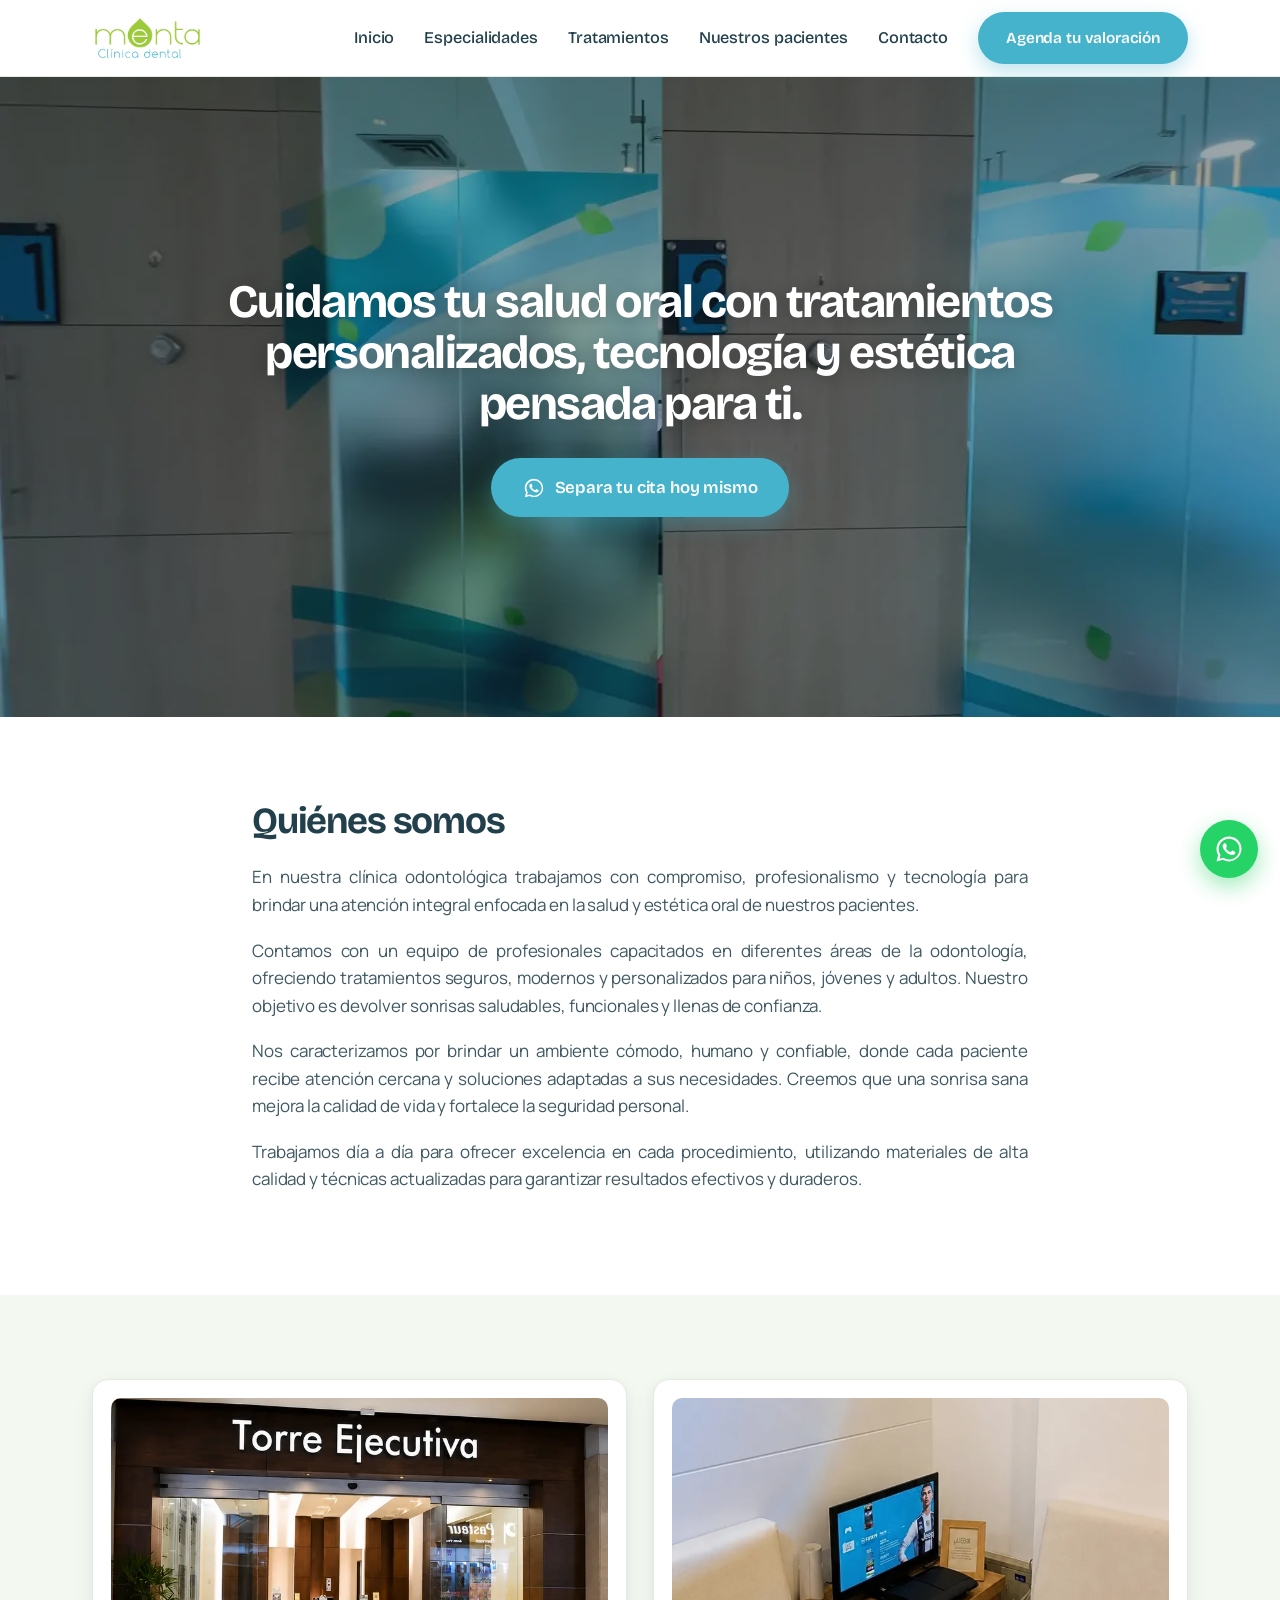
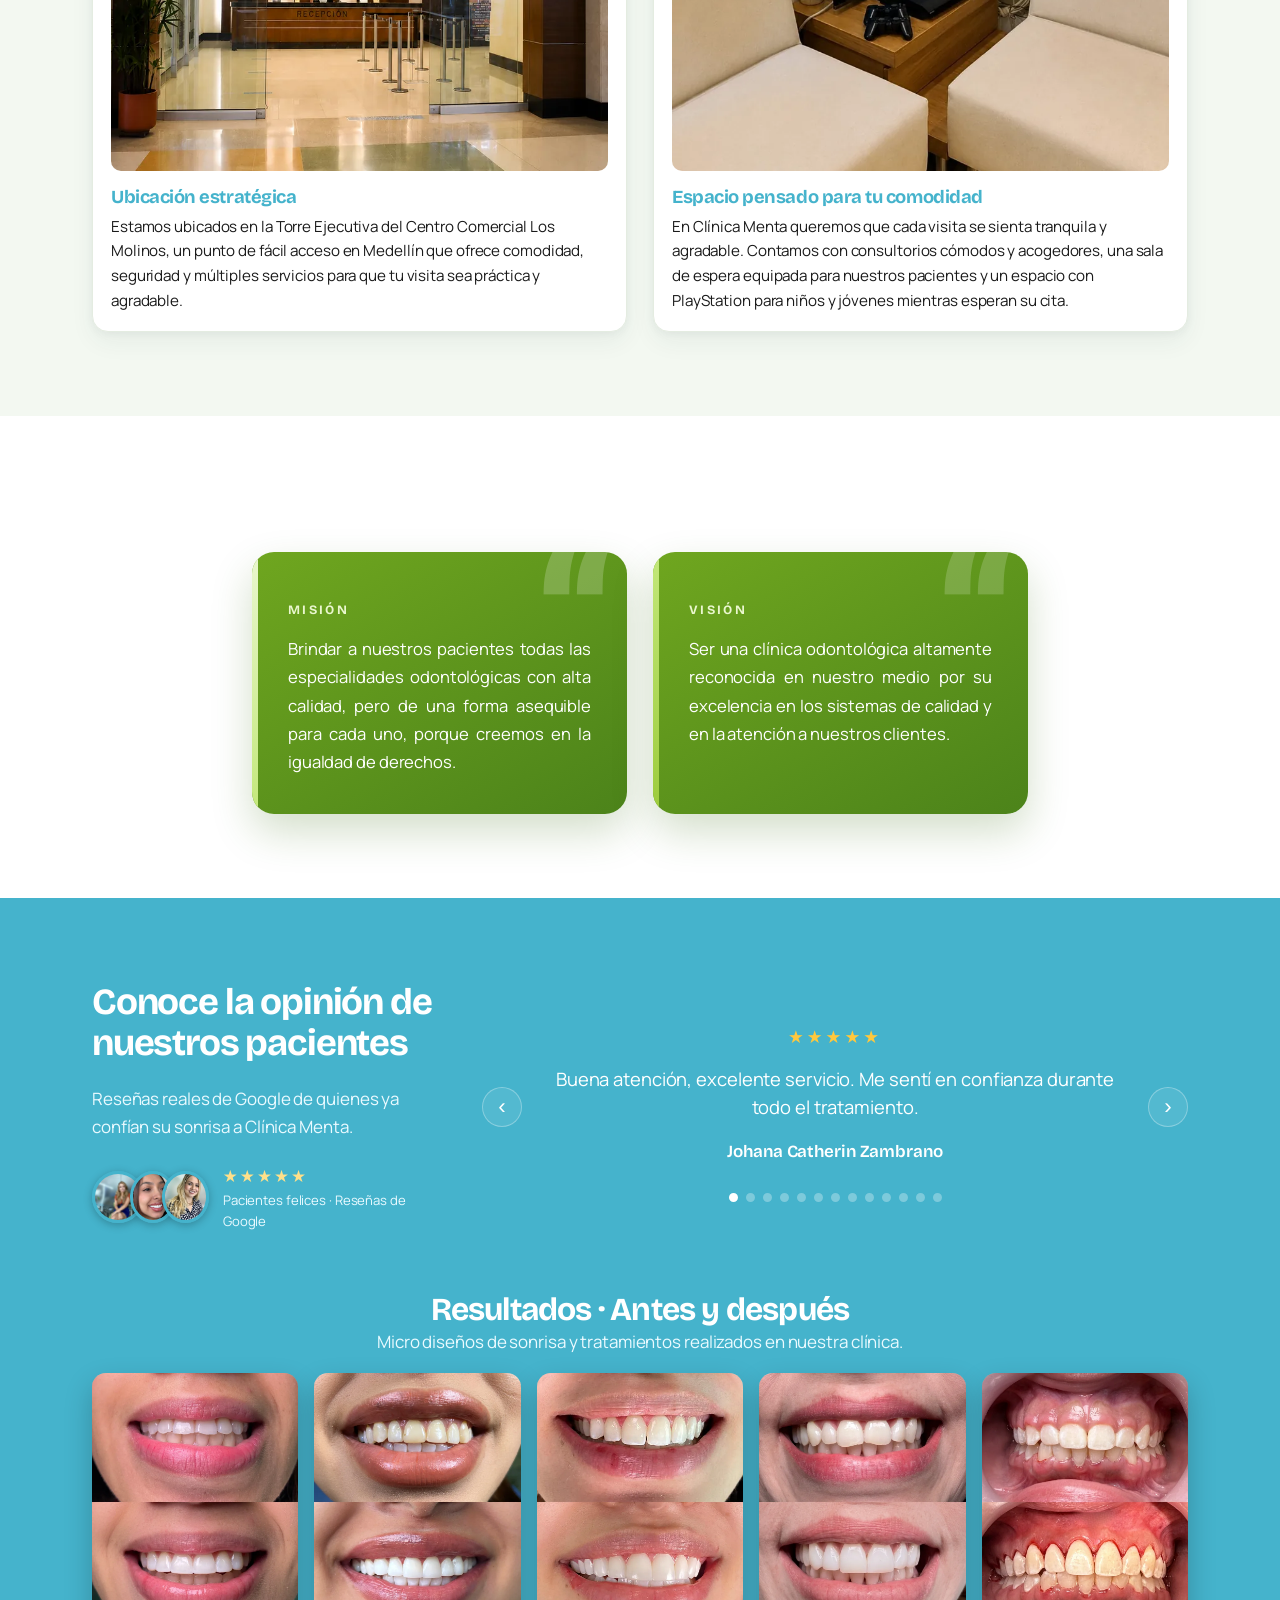
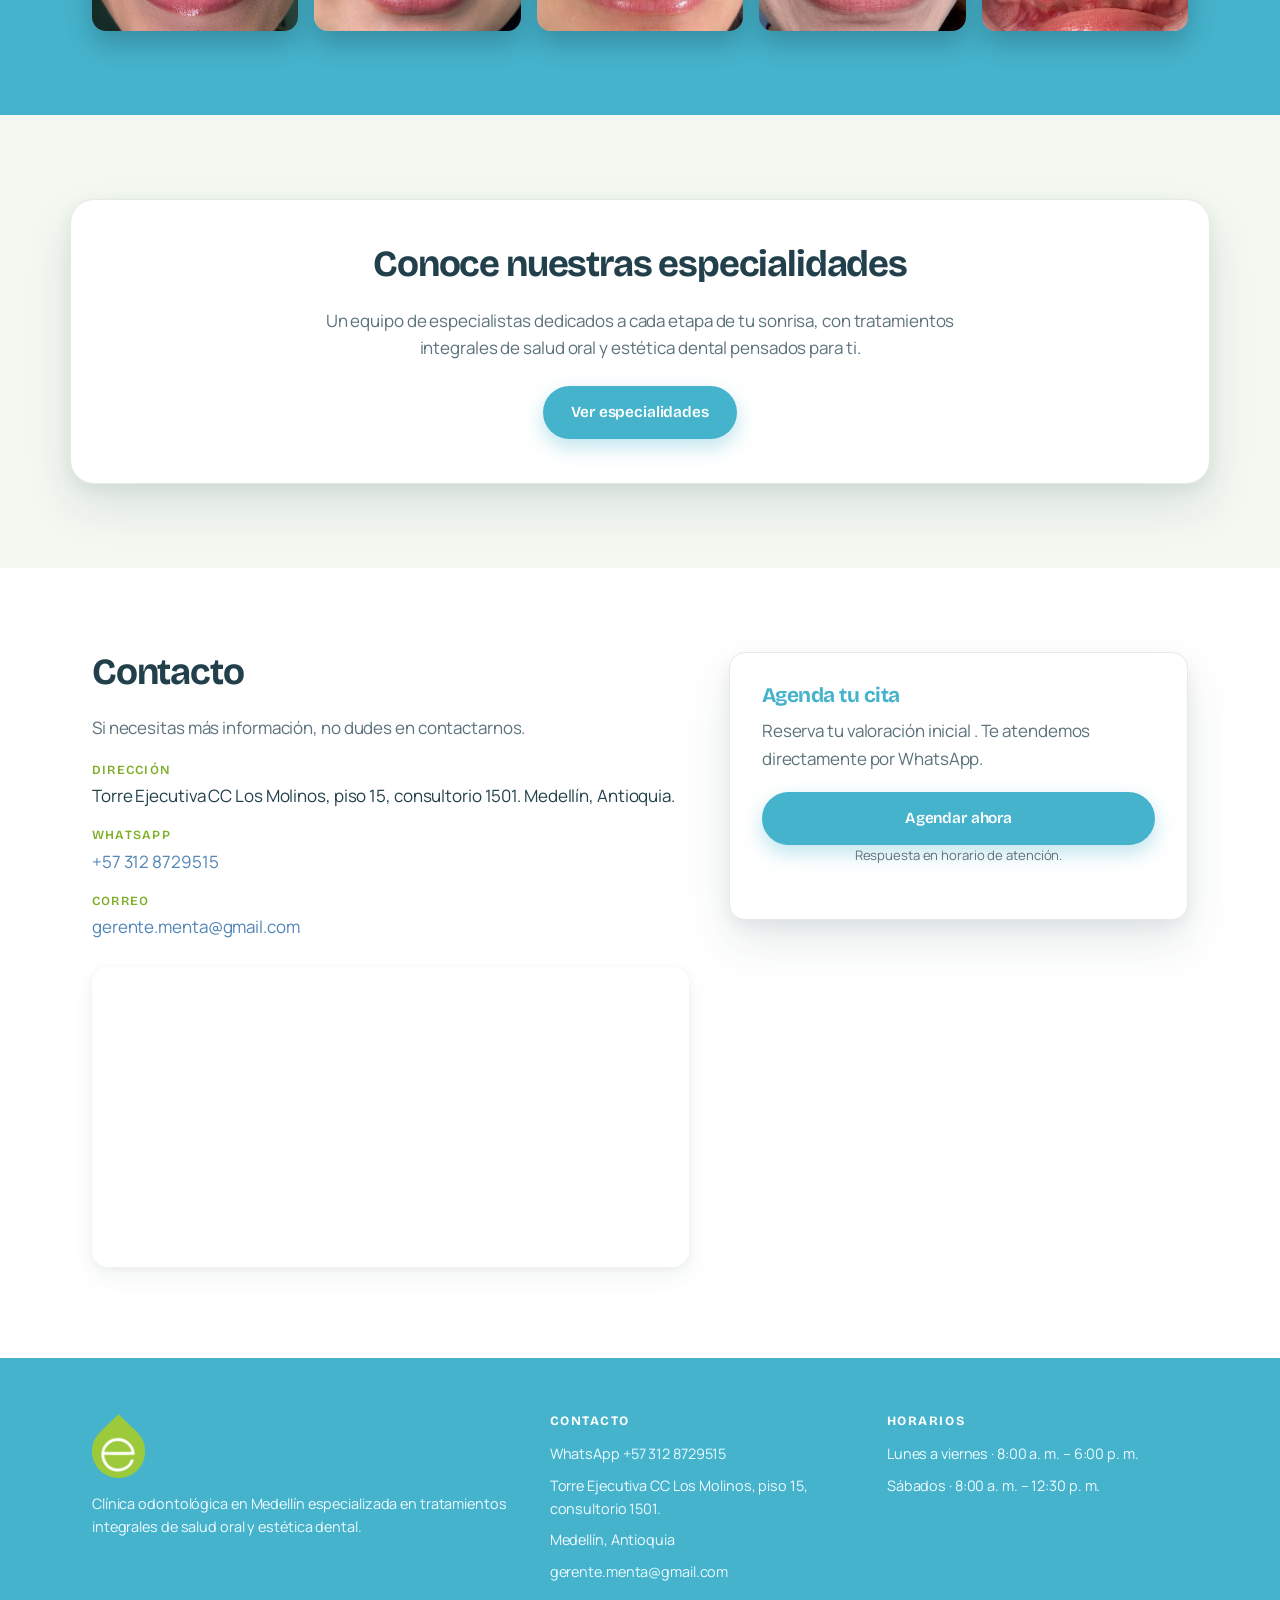
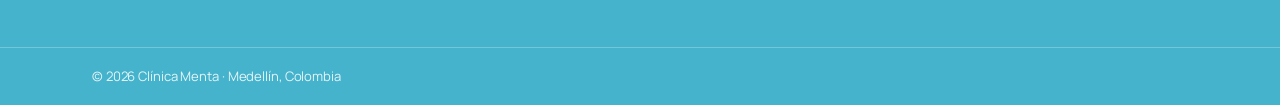
<file: index.html>
<!DOCTYPE html>
<html lang="es">
<head>
  <!-- Google Tag Manager -->
  <script>(function(w,d,s,l,i){w[l]=w[l]||[];w[l].push({'gtm.start':
  new Date().getTime(),event:'gtm.js'});var f=d.getElementsByTagName(s)[0],
  j=d.createElement(s),dl=l!='dataLayer'?'&l='+l:'';j.async=true;j.src=
  'https://www.googletagmanager.com/gtm.js?id='+i+dl;f.parentNode.insertBefore(j,f);
  })(window,document,'script','dataLayer','GTM-NLF742WM');</script>
  <!-- End Google Tag Manager -->
  <meta charset="UTF-8" />
  <meta name="viewport" content="width=device-width, initial-scale=1" />
  <title>Clínica Menta · Odontología integral en Medellín</title>
  <meta name="description" content="Clínica odontológica en Medellín especializada en tratamientos integrales de salud oral y estética dental. Agenda tu valoración." />
  <meta name="theme-color" content="#ffffff" />

  <link rel="icon" type="image/png" href="assets/img/favicon.png" />
  <link rel="preconnect" href="https://fonts.googleapis.com" />
  <link rel="preconnect" href="https://fonts.gstatic.com" crossorigin />
  <link href="https://fonts.googleapis.com/css2?family=Bricolage+Grotesque:opsz,wght@12..96,400..800&family=Manrope:wght@400..800&display=swap" rel="stylesheet" />
  <link rel="stylesheet" href="assets/css/styles.css?v=23" />
</head>
<body data-theme="light">
  <!-- Google Tag Manager (noscript) -->
  <noscript><iframe src="https://www.googletagmanager.com/ns.html?id=GTM-NLF742WM"
  height="0" width="0" style="display:none;visibility:hidden"></iframe></noscript>
  <!-- End Google Tag Manager (noscript) -->
  <a class="skip-link" href="#contenido">Saltar al contenido</a>

  <!-- ===== Header (blanco) ===== -->
  <header class="header" id="inicio">
    <div class="container header__bar">
      <a class="header__logo" href="index.html#inicio" aria-label="Clínica Menta, inicio">
        <img src="assets/img/logo-menta.webp" alt="Clínica Menta" width="160" height="66" />
      </a>

      <nav class="nav" id="nav" aria-label="Navegación principal">
        <a href="index.html#inicio">Inicio</a>
        <a href="servicios.html">Especialidades</a>
        <a href="tratamientos.html">Tratamientos</a>
        <a href="index.html#pacientes">Nuestros pacientes</a>
        <a href="index.html#contacto">Contacto</a>
      </nav>

      <a class="btn btn--cta header__cta" href="https://wa.link/eql0i4" target="_blank" rel="noopener">
        Agenda tu valoración
      </a>

      <button class="nav-toggle" id="nav-toggle" type="button" aria-expanded="false" aria-controls="nav" aria-label="Abrir menú">
        <span></span><span></span><span></span>
      </button>
    </div>
  </header>

  <main id="contenido">
    <!-- ===== Hero ===== -->
    <section class="hero">
      <!-- Video propio de la clínica (fondo). El degradado queda como respaldo mientras carga. -->
      <div class="hero__placeholder" aria-hidden="true">
        <span class="bubble"></span><span class="bubble"></span><span class="bubble"></span>
        <span class="bubble"></span><span class="bubble"></span>
      </div>
      <video class="hero__media" autoplay muted loop playsinline aria-hidden="true" poster="assets/img/hero-poster.webp">
        <source src="assets/img/hero.mp4" type="video/mp4" />
      </video>

      <div class="hero__overlay"></div>
      <div class="container hero__content">
        <h1 class="hero__title">Cuidamos tu salud oral con tratamientos personalizados, tecnología y estética pensada para ti.</h1>
        <a class="btn btn--cta btn--lg" href="https://wa.link/eql0i4" target="_blank" rel="noopener">
          <svg class="ico-wpp" viewBox="0 0 32 32" width="22" height="22" aria-hidden="true" fill="currentColor"><path d="M16.004 2.667c-7.36 0-13.337 5.977-13.337 13.337 0 2.352.616 4.652 1.785 6.677L2.667 29.333l6.83-1.79a13.27 13.27 0 0 0 6.507 1.658h.005c7.36 0 13.337-5.977 13.337-13.337 0-3.563-1.388-6.913-3.908-9.434a13.25 13.25 0 0 0-9.434-3.763zm0 24.448h-.004a11.07 11.07 0 0 1-5.638-1.544l-.404-.24-4.053 1.063 1.082-3.95-.263-.42a11.03 11.03 0 0 1-1.69-5.886c0-6.117 4.978-11.094 11.099-11.094a11.02 11.02 0 0 1 7.842 3.252 11.02 11.02 0 0 1 3.249 7.846c0 6.118-4.978 11.094-11.097 11.094zm6.085-8.31c-.333-.167-1.973-.974-2.279-1.085-.305-.111-.528-.167-.75.167-.222.333-.861 1.085-1.056 1.307-.194.222-.389.25-.722.083-.333-.167-1.408-.519-2.682-1.655-.991-.884-1.66-1.976-1.855-2.309-.194-.333-.021-.513.146-.679.15-.149.333-.389.5-.583.166-.195.222-.334.333-.556.111-.222.056-.417-.028-.583-.083-.167-.75-1.808-1.027-2.475-.27-.649-.545-.561-.75-.572l-.639-.011c-.222 0-.583.083-.889.417-.305.333-1.166 1.139-1.166 2.78 0 1.64 1.194 3.224 1.36 3.446.167.222 2.35 3.587 5.692 5.03.795.344 1.416.549 1.9.703.798.254 1.524.218 2.099.132.64-.096 1.973-.806 2.251-1.585.278-.78.278-1.448.194-1.587-.083-.139-.305-.222-.638-.389z"/></svg>
          Separa tu cita hoy mismo
        </a>
      </div>
    </section>

    <!-- ===== Quiénes somos ===== -->
    <section class="section" id="nosotros">
      <div class="container narrow reveal">
        <h2 class="section__title">Quiénes somos</h2>
        <p>En nuestra clínica odontológica trabajamos con compromiso, profesionalismo y tecnología para brindar una atención integral enfocada en la salud y estética oral de nuestros pacientes.</p>
        <p>Contamos con un equipo de profesionales capacitados en diferentes áreas de la odontología, ofreciendo tratamientos seguros, modernos y personalizados para niños, jóvenes y adultos. Nuestro objetivo es devolver sonrisas saludables, funcionales y llenas de confianza.</p>
        <p>Nos caracterizamos por brindar un ambiente cómodo, humano y confiable, donde cada paciente recibe atención cercana y soluciones adaptadas a sus necesidades. Creemos que una sonrisa sana mejora la calidad de vida y fortalece la seguridad personal.</p>
        <p>Trabajamos día a día para ofrecer excelencia en cada procedimiento, utilizando materiales de alta calidad y técnicas actualizadas para garantizar resultados efectivos y duraderos.</p>
      </div>
    </section>

    <!-- ===== Comodidades ===== -->
    <section class="section section--muted">
      <div class="container">
        <!-- 2 fotos del espacio -->
        <ul class="clinic-photos reveal">
          <li class="clinic-photo">
            <div class="clinic-photo__img"><img src="assets/img/espacio/espacio-1.webp" alt="Recepción de la Torre Ejecutiva, CC Los Molinos" loading="lazy" width="800" height="1000" /></div>
            <h3 class="clinic-photo__title">Ubicación estratégica</h3>
            <p>Estamos ubicados en la Torre Ejecutiva del Centro Comercial Los Molinos, un punto de fácil acceso en Medellín que ofrece comodidad, seguridad y múltiples servicios para que tu visita sea práctica y agradable.</p>
          </li>
          <li class="clinic-photo">
            <div class="clinic-photo__img"><img src="assets/img/espacio/espacio-2.webp" alt="Sala de espera con PlayStation en Clínica Menta" loading="lazy" width="800" height="1000" /></div>
            <h3 class="clinic-photo__title">Espacio pensado para tu comodidad</h3>
            <p>En Clínica Menta queremos que cada visita se sienta tranquila y agradable. Contamos con consultorios cómodos y acogedores, una sala de espera equipada para nuestros pacientes y un espacio con PlayStation para niños y jóvenes mientras esperan su cita.</p>
          </li>
        </ul>
      </div>
    </section>

    <!-- ===== Misión / Visión ===== -->
    <section class="section">
      <div class="container narrow">
        <div class="purpose">
          <article class="purpose__card purpose__card--mission reveal">
            <span class="purpose__glyph" aria-hidden="true">“</span>
            <span class="purpose__kicker">Misión</span>
            <p>Brindar a nuestros pacientes todas las especialidades odontológicas con alta calidad, pero de una forma asequible para cada uno, porque creemos en la igualdad de derechos.</p>
          </article>
          <article class="purpose__card purpose__card--vision reveal">
            <span class="purpose__glyph" aria-hidden="true">“</span>
            <span class="purpose__kicker">Visión</span>
            <p>Ser una clínica odontológica altamente reconocida en nuestro medio por su excelencia en los sistemas de calidad y en la atención a nuestros clientes.</p>
          </article>
        </div>
      </div>
    </section>

    <!-- ===== Testimonios ===== -->
    <section class="section section--dark" id="pacientes">
      <div class="container testimonials">
        <div class="testimonials__intro reveal">
          <h2 class="section__title section__title--light">Conoce la opinión de nuestros pacientes</h2>
          <p class="testimonials__sub">Reseñas reales de Google de quienes ya confían su sonrisa a Clínica Menta.</p>
          <div class="reviews">
            <div class="reviews__avatars">
              <img src="assets/img/pacientes/paciente-1.webp" alt="Paciente de Clínica Menta" loading="lazy" width="52" height="52" />
              <img src="assets/img/pacientes/paciente-2.webp" alt="Paciente de Clínica Menta" loading="lazy" width="52" height="52" />
              <img src="assets/img/pacientes/paciente-3.webp" alt="Paciente de Clínica Menta" loading="lazy" width="52" height="52" />
            </div>
            <div class="reviews__meta">
              <span class="reviews__stars" aria-label="5 de 5 estrellas">★★★★★</span>
              <span class="reviews__label">Pacientes felices · Reseñas de Google</span>
            </div>
          </div>
        </div>

        <div class="slider" id="slider">
          <button class="slider__nav slider__nav--prev" type="button" aria-label="Testimonio anterior">‹</button>
          <div class="slider__track" id="slider-track">
            <figure class="quote"><div class="quote__stars" aria-label="5 de 5 estrellas">★★★★★</div><blockquote>Buena atención, excelente servicio. Me sentí en confianza durante todo el tratamiento.</blockquote><figcaption>Johana Catherin Zambrano</figcaption></figure>
            <figure class="quote"><div class="quote__stars" aria-label="5 de 5 estrellas">★★★★★</div><blockquote>Profesionales muy capacitados y un espacio cómodo. Recomendados al cien por ciento.</blockquote><figcaption>Andrés Felipe Ríos</figcaption></figure>
            <figure class="quote"><div class="quote__stars" aria-label="5 de 5 estrellas">★★★★★</div><blockquote>Me explicaron cada paso de mi tratamiento. Salí feliz con mi sonrisa.</blockquote><figcaption>Daniela Restrepo</figcaption></figure>
            <figure class="quote"><div class="quote__stars" aria-label="5 de 5 estrellas">★★★★★</div><blockquote>La doctora fue muy paciente con mi hijo. Volvió contento y sin miedo al odontólogo.</blockquote><figcaption>Carolina Gómez</figcaption></figure>
            <figure class="quote"><div class="quote__stars" aria-label="5 de 5 estrellas">★★★★★</div><blockquote>Excelente trato desde la recepción. Las instalaciones son modernas y muy limpias.</blockquote><figcaption>Juan David Marín</figcaption></figure>
            <figure class="quote"><div class="quote__stars" aria-label="5 de 5 estrellas">★★★★★</div><blockquote>Mi ortodoncia va perfecta. Siempre me resuelven todas las dudas con amabilidad.</blockquote><figcaption>Valentina Ospina</figcaption></figure>
            <figure class="quote"><div class="quote__stars" aria-label="5 de 5 estrellas">★★★★★</div><blockquote>Llegué con dolor y me atendieron el mismo día. Profesionalismo y calidez humana.</blockquote><figcaption>Santiago Vélez</figcaption></figure>
            <figure class="quote"><div class="quote__stars" aria-label="5 de 5 estrellas">★★★★★</div><blockquote>El diseño de sonrisa superó mis expectativas. Resultados naturales y bonitos.</blockquote><figcaption>Laura Mejía</figcaption></figure>
            <figure class="quote"><div class="quote__stars" aria-label="5 de 5 estrellas">★★★★★</div><blockquote>Honestos con el diagnóstico y los precios. Se nota que les importa el paciente.</blockquote><figcaption>Camilo Arango</figcaption></figure>
            <figure class="quote"><div class="quote__stars" aria-label="5 de 5 estrellas">★★★★★</div><blockquote>La sala de espera con PlayStation fue un alivio para mis niños. Gran detalle.</blockquote><figcaption>Paola Henao</figcaption></figure>
            <figure class="quote"><div class="quote__stars" aria-label="5 de 5 estrellas">★★★★★</div><blockquote>Me hicieron una endodoncia sin dolor. Quedé sorprendido con la tecnología.</blockquote><figcaption>Felipe Cardona</figcaption></figure>
            <figure class="quote"><div class="quote__stars" aria-label="5 de 5 estrellas">★★★★★</div><blockquote>Ubicación muy fácil de llegar y todo en un solo lugar, incluida la radiografía.</blockquote><figcaption>Natalia Quiceno</figcaption></figure>
            <figure class="quote"><div class="quote__stars" aria-label="5 de 5 estrellas">★★★★★</div><blockquote>Atención cercana y humana. Por fin una clínica donde no siento ansiedad.</blockquote><figcaption>Sebastián Loaiza</figcaption></figure>
          </div>
          <button class="slider__nav slider__nav--next" type="button" aria-label="Testimonio siguiente">›</button>
          <div class="slider__dots" id="slider-dots" role="tablist" aria-label="Seleccionar testimonio"></div>
        </div>
      </div>

      <!-- Antes y después · micro diseños de sonrisa -->
      <div class="container casos reveal">
        <div class="casos__head">
          <h3 class="casos__title">Resultados · Antes y después</h3>
          <p class="casos__sub">Micro diseños de sonrisa y tratamientos realizados en nuestra clínica.</p>
        </div>
        <ul class="casos__grid">
          <li><img src="assets/img/casos/caso-1.webp" alt="Antes y después de diseño de sonrisa" loading="lazy" width="800" height="1000" /></li>
          <li><img src="assets/img/casos/caso-2.webp" alt="Antes y después de diseño de sonrisa" loading="lazy" width="800" height="1000" /></li>
          <li><img src="assets/img/casos/caso-3.webp" alt="Antes y después de diseño de sonrisa" loading="lazy" width="800" height="1000" /></li>
          <li><img src="assets/img/casos/caso-4.webp" alt="Antes y después de diseño de sonrisa" loading="lazy" width="800" height="1000" /></li>
          <li><img src="assets/img/casos/frenillectomia.webp" alt="Frenillectomía y nivelación de cenit, antes y después" loading="lazy" width="800" height="1000" /></li>
        </ul>
      </div>
    </section>

    <!-- ===== Servicios (acceso a la vista) ===== -->
    <section class="section section--muted" id="servicios-cta">
      <div class="container svc-cta svc-cta--solo reveal">
        <div class="svc-cta__text">
          <h2 class="section__title">Conoce nuestras especialidades</h2>
          <p>Un equipo de especialistas dedicados a cada etapa de tu sonrisa, con tratamientos integrales de salud oral y estética dental pensados para ti.</p>
          <a class="btn btn--cta" href="servicios.html">Ver especialidades</a>
        </div>
      </div>
    </section>

    <!-- ===== Contacto ===== -->
    <section class="section" id="contacto">
      <div class="container contact">
        <div class="contact__info reveal">
          <h2 class="section__title">Contacto</h2>
          <p class="contact__lead">Si necesitas más información, no dudes en contactarnos.</p>
          <ul class="contact__list">
            <li><span>Dirección</span>Torre Ejecutiva CC Los Molinos, piso 15, consultorio 1501. Medellín, Antioquia.</li>
            <li><span>WhatsApp</span><a href="https://wa.me/573128729515" target="_blank" rel="noopener">+57 312 8729515</a></li>
            <li><span>Correo</span><a href="mailto:gerente.menta@gmail.com">gerente.menta@gmail.com</a></li>
          </ul>
          <iframe class="contact__map" title="Ubicación Clínica Menta" loading="lazy"
            src="https://www.google.com/maps?q=Centro+Comercial+Los+Molinos+Medellin&output=embed"></iframe>
        </div>

        <!-- Reemplazar el href por el enlace del software de agendamiento cuando esté listo -->
        <aside class="booking reveal">
          <h3>Agenda tu cita</h3>
          <p>Reserva tu valoración inicial . Te atendemos directamente por WhatsApp.</p>
          <a class="btn btn--cta btn--block" href="https://wa.link/eql0i4" target="_blank" rel="noopener">Agendar ahora</a>
          <p class="booking__note">Respuesta en horario de atención.</p>
        </aside>
      </div>
    </section>
  </main>

  <!-- ===== Footer ===== -->
  <footer class="footer">
    <div class="container footer__grid">
      <div class="footer__brand">
        <img src="assets/img/logo-gota.webp" alt="Clínica Menta" width="50" height="60" />
        <p>Clínica odontológica en Medellín especializada en tratamientos integrales de salud oral y estética dental.</p>
      </div>
      <div class="footer__col">
        <h4>Contacto</h4>
        <p>WhatsApp <a href="https://wa.me/573128729515" target="_blank" rel="noopener">+57 312 8729515</a></p>
        <p>Torre Ejecutiva CC Los Molinos, piso 15, consultorio 1501.</p>
        <p>Medellín, Antioquia</p>
        <p><a href="mailto:gerente.menta@gmail.com">gerente.menta@gmail.com</a></p>
      </div>
      <div class="footer__col">
        <h4>Horarios</h4>
        <p>Lunes a viernes · 8:00 a. m. – 6:00 p. m.</p>
        <p>Sábados · 8:00 a. m. – 12:30 p. m.</p>
      </div>
    </div>
    <div class="footer__bottom">
      <div class="container">© <span id="year"></span> Clínica Menta · Medellín, Colombia</div>
    </div>
  </footer>

  <!-- Botón flotante WhatsApp -->
  <a class="wpp-float" href="https://wa.me/573128729515" target="_blank" rel="noopener" aria-label="Escríbenos por WhatsApp">
    <svg viewBox="0 0 32 32" width="30" height="30" aria-hidden="true" fill="currentColor"><path d="M16.004 2.667c-7.36 0-13.337 5.977-13.337 13.337 0 2.352.616 4.652 1.785 6.677L2.667 29.333l6.83-1.79a13.27 13.27 0 0 0 6.507 1.658h.005c7.36 0 13.337-5.977 13.337-13.337 0-3.563-1.388-6.913-3.908-9.434a13.25 13.25 0 0 0-9.434-3.763zm0 24.448h-.004a11.07 11.07 0 0 1-5.638-1.544l-.404-.24-4.053 1.063 1.082-3.95-.263-.42a11.03 11.03 0 0 1-1.69-5.886c0-6.117 4.978-11.094 11.099-11.094a11.02 11.02 0 0 1 7.842 3.252 11.02 11.02 0 0 1 3.249 7.846c0 6.118-4.978 11.094-11.097 11.094zm6.085-8.31c-.333-.167-1.973-.974-2.279-1.085-.305-.111-.528-.167-.75.167-.222.333-.861 1.085-1.056 1.307-.194.222-.389.25-.722.083-.333-.167-1.408-.519-2.682-1.655-.991-.884-1.66-1.976-1.855-2.309-.194-.333-.021-.513.146-.679.15-.149.333-.389.5-.583.166-.195.222-.334.333-.556.111-.222.056-.417-.028-.583-.083-.167-.75-1.808-1.027-2.475-.27-.649-.545-.561-.75-.572l-.639-.011c-.222 0-.583.083-.889.417-.305.333-1.166 1.139-1.166 2.78 0 1.64 1.194 3.224 1.36 3.446.167.222 2.35 3.587 5.692 5.03.795.344 1.416.549 1.9.703.798.254 1.524.218 2.099.132.64-.096 1.973-.806 2.251-1.585.278-.78.278-1.448.194-1.587-.083-.139-.305-.222-.638-.389z"/></svg>
  </a>

  <script src="assets/js/main.js?v=5" defer></script>
</body>
</html>
</file>
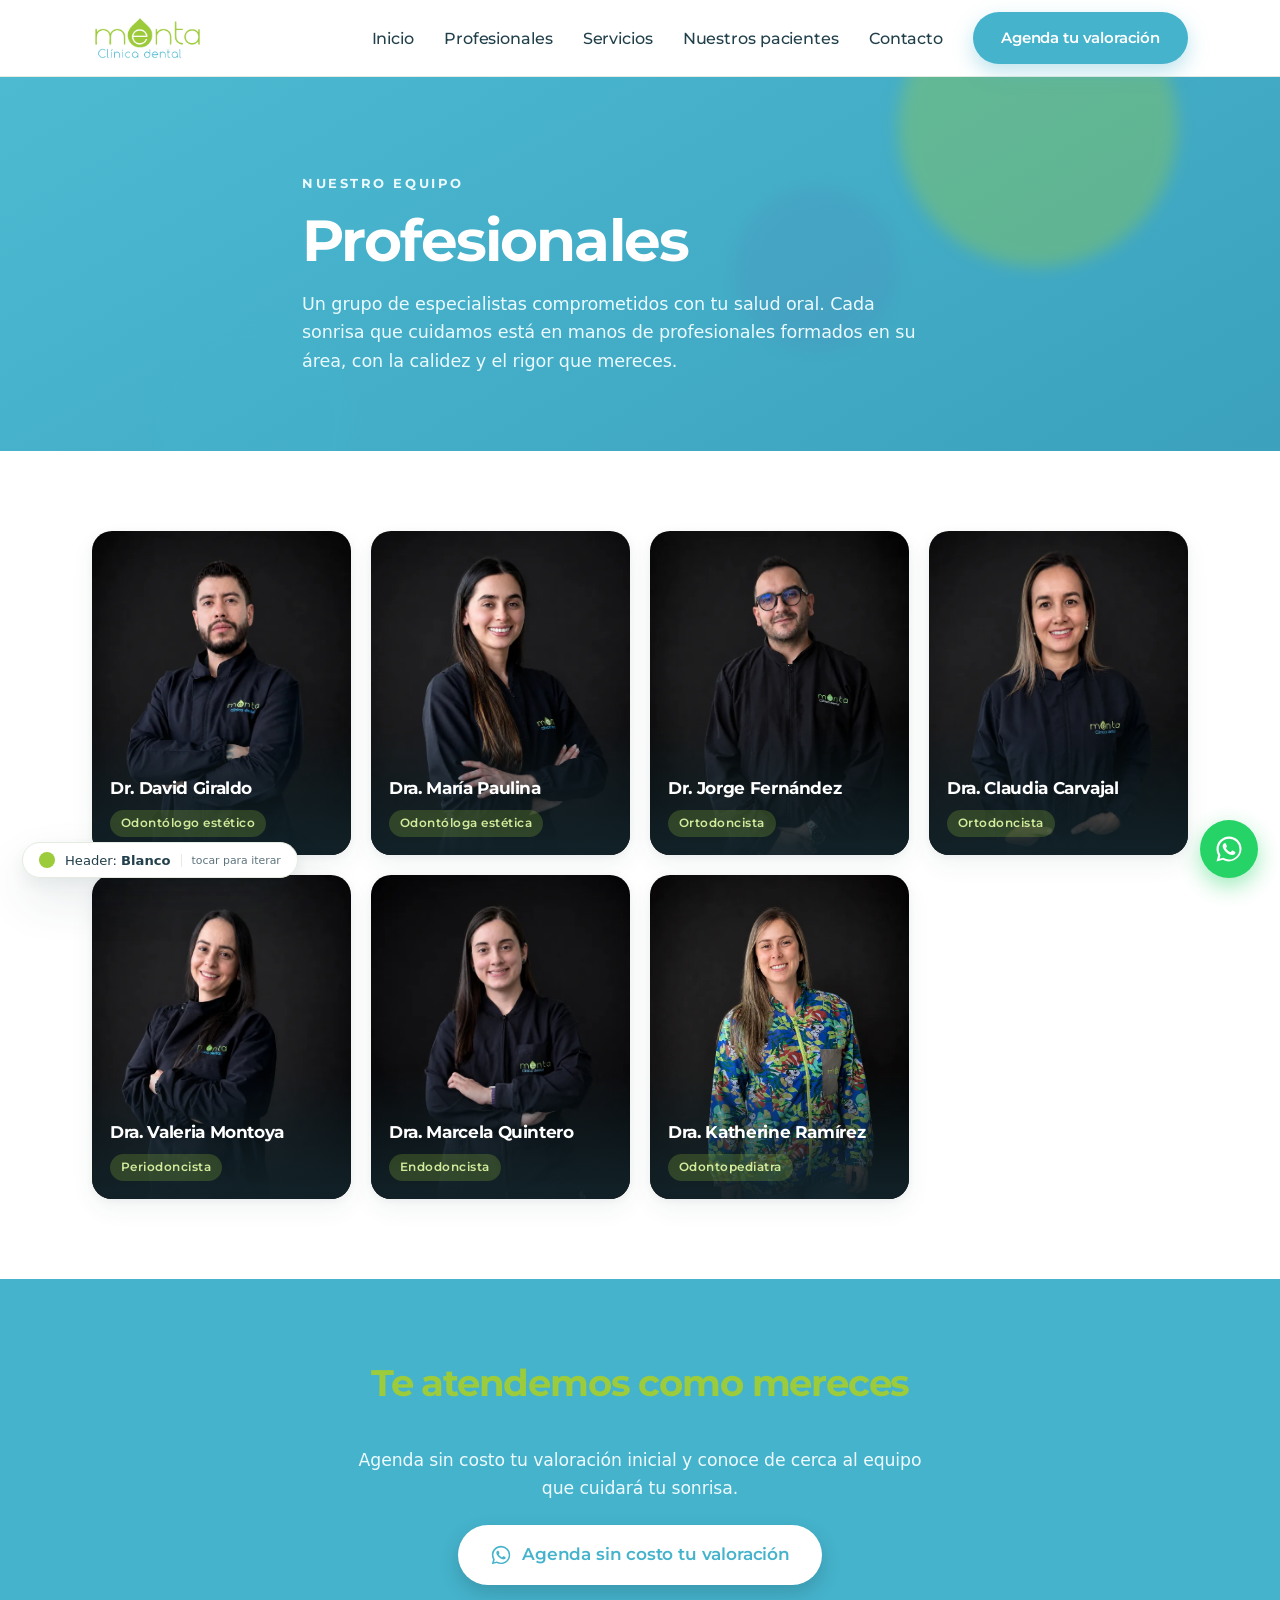
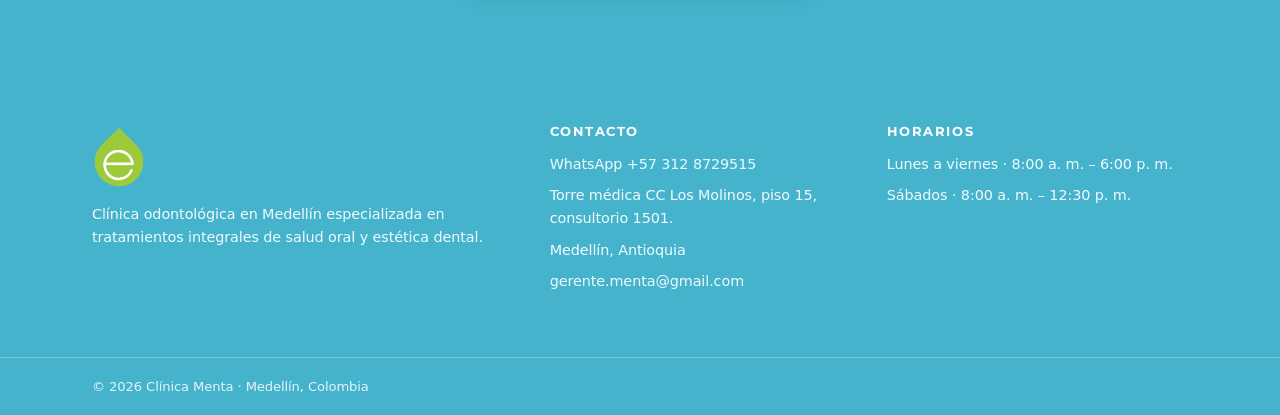
<file: profesionales.html>
<!DOCTYPE html>
<html lang="es">
<head>
  <meta charset="UTF-8" />
  <meta name="viewport" content="width=device-width, initial-scale=1" />
  <title>Profesionales · Clínica Menta</title>
  <meta name="description" content="Conoce al equipo de profesionales de Clínica Menta en Medellín: especialistas en odontología estética, ortodoncia, periodoncia, endodoncia y odontopediatría." />
  <meta name="theme-color" content="#ffffff" />

  <link rel="icon" type="image/png" href="assets/img/favicon.png" />
  <link rel="preconnect" href="https://fonts.googleapis.com" />
  <link rel="preconnect" href="https://fonts.gstatic.com" crossorigin />
  <link href="https://fonts.googleapis.com/css2?family=Montserrat:wght@400;500;600;700;800&family=Open+Sans:wght@400;500;600&display=swap" rel="stylesheet" />
  <link rel="stylesheet" href="assets/css/styles.css?v=5" />
</head>
<body data-theme="light">
  <a class="skip-link" href="#contenido">Saltar al contenido</a>

  <button id="theme-switch" class="theme-switch" type="button" aria-label="Cambiar color del header">
    <span class="theme-switch__dot"></span>
    <span class="theme-switch__label">Header: <strong id="theme-name">Blanco</strong></span>
    <span class="theme-switch__hint">tocar para iterar</span>
  </button>

  <!-- ===== Header ===== -->
  <header class="header">
    <div class="container header__bar">
      <a class="header__logo" href="index.html#inicio" aria-label="Clínica Menta, inicio">
        <img src="assets/img/logo-menta.webp" alt="Clínica Menta" width="160" height="66" />
      </a>
      <nav class="nav" id="nav" aria-label="Navegación principal">
        <a href="index.html#inicio">Inicio</a>
        <a href="profesionales.html" aria-current="page">Profesionales</a>
        <a href="servicios.html">Servicios</a>
        <a href="index.html#pacientes">Nuestros pacientes</a>
        <a href="index.html#contacto">Contacto</a>
      </nav>
      <a class="btn btn--cta header__cta" href="https://wa.link/eql0i4" target="_blank" rel="noopener">Agenda tu valoración</a>
      <button class="nav-toggle" id="nav-toggle" type="button" aria-expanded="false" aria-controls="nav" aria-label="Abrir menú">
        <span></span><span></span><span></span>
      </button>
    </div>
  </header>

  <main id="contenido">
    <!-- ===== Encabezado de la vista ===== -->
    <section class="svc-hero">
      <div class="svc-hero__bg" aria-hidden="true"><span></span><span></span><span></span></div>
      <div class="container svc-hero__content">
        <span class="kicker">Nuestro equipo</span>
        <h1>Profesionales</h1>
        <p>Un grupo de especialistas comprometidos con tu salud oral. Cada sonrisa que cuidamos está en manos de profesionales formados en su área, con la calidez y el rigor que mereces.</p>
      </div>
    </section>

    <!-- ===== Mosaico del equipo ===== -->
    <section class="container team-section">
      <ul class="mosaic">
        <li class="member reveal">
          <img src="assets/img/doctores/david-giraldo.webp" alt="Doctor David Giraldo" loading="lazy" width="500" height="625" />
          <div class="member__info"><strong>Dr. David Giraldo</strong><span class="member__pill">Odontólogo estético</span></div>
        </li>
        <li class="member reveal">
          <img src="assets/img/doctores/maria-paulina.webp" alt="Doctora María Paulina" loading="lazy" width="500" height="625" />
          <div class="member__info"><strong>Dra. María Paulina</strong><span class="member__pill">Odontóloga estética</span></div>
        </li>
        <li class="member reveal">
          <img src="assets/img/doctores/jorge-fernandez.webp" alt="Doctor Jorge Fernández" loading="lazy" width="500" height="625" />
          <div class="member__info"><strong>Dr. Jorge Fernández</strong><span class="member__pill">Ortodoncista</span></div>
        </li>
        <li class="member reveal">
          <img src="assets/img/doctores/claudia-carvajal.webp" alt="Doctora Claudia Carvajal" loading="lazy" width="500" height="625" />
          <div class="member__info"><strong>Dra. Claudia Carvajal</strong><span class="member__pill">Ortodoncista</span></div>
        </li>
        <li class="member reveal">
          <img src="assets/img/doctores/valeria-montoya.webp" alt="Doctora Valeria Montoya" loading="lazy" width="500" height="625" />
          <div class="member__info"><strong>Dra. Valeria Montoya</strong><span class="member__pill">Periodoncista</span></div>
        </li>
        <li class="member reveal">
          <img src="assets/img/doctores/marcela-quintero.webp" alt="Doctora Marcela Quintero" loading="lazy" width="500" height="625" />
          <div class="member__info"><strong>Dra. Marcela Quintero</strong><span class="member__pill">Endodoncista</span></div>
        </li>
        <li class="member reveal">
          <img src="assets/img/doctores/katherine-ramirez.webp" alt="Doctora Katherine Ramírez" loading="lazy" width="500" height="625" />
          <div class="member__info"><strong>Dra. Katherine Ramírez</strong><span class="member__pill">Odontopediatra</span></div>
        </li>
      </ul>
    </section>

    <!-- ===== CTA final ===== -->
    <section class="section section--dark svc-final">
      <div class="container svc-final__inner reveal">
        <h2 class="section__title section__title--light">Te atendemos como mereces</h2>
        <p>Agenda sin costo tu valoración inicial y conoce de cerca al equipo que cuidará tu sonrisa.</p>
        <a class="btn btn--cta btn--lg" href="https://wa.link/eql0i4" target="_blank" rel="noopener">
          <svg class="ico-wpp" viewBox="0 0 32 32" width="22" height="22" aria-hidden="true" fill="currentColor"><path d="M16.004 2.667c-7.36 0-13.337 5.977-13.337 13.337 0 2.352.616 4.652 1.785 6.677L2.667 29.333l6.83-1.79a13.27 13.27 0 0 0 6.507 1.658h.005c7.36 0 13.337-5.977 13.337-13.337 0-3.563-1.388-6.913-3.908-9.434a13.25 13.25 0 0 0-9.434-3.763zm0 24.448h-.004a11.07 11.07 0 0 1-5.638-1.544l-.404-.24-4.053 1.063 1.082-3.95-.263-.42a11.03 11.03 0 0 1-1.69-5.886c0-6.117 4.978-11.094 11.099-11.094a11.02 11.02 0 0 1 7.842 3.252 11.02 11.02 0 0 1 3.249 7.846c0 6.118-4.978 11.094-11.097 11.094zm6.085-8.31c-.333-.167-1.973-.974-2.279-1.085-.305-.111-.528-.167-.75.167-.222.333-.861 1.085-1.056 1.307-.194.222-.389.25-.722.083-.333-.167-1.408-.519-2.682-1.655-.991-.884-1.66-1.976-1.855-2.309-.194-.333-.021-.513.146-.679.15-.149.333-.389.5-.583.166-.195.222-.334.333-.556.111-.222.056-.417-.028-.583-.083-.167-.75-1.808-1.027-2.475-.27-.649-.545-.561-.75-.572l-.639-.011c-.222 0-.583.083-.889.417-.305.333-1.166 1.139-1.166 2.78 0 1.64 1.194 3.224 1.36 3.446.167.222 2.35 3.587 5.692 5.03.795.344 1.416.549 1.9.703.798.254 1.524.218 2.099.132.64-.096 1.973-.806 2.251-1.585.278-.78.278-1.448.194-1.587-.083-.139-.305-.222-.638-.389z"/></svg>
          Agenda sin costo tu valoración
        </a>
      </div>
    </section>
  </main>

  <footer class="footer">
    <div class="container footer__grid">
      <div class="footer__brand">
        <img src="assets/img/logo-icono.webp" alt="Clínica Menta" width="48" height="57" />
        <p>Clínica odontológica en Medellín especializada en tratamientos integrales de salud oral y estética dental.</p>
      </div>
      <div class="footer__col">
        <h4>Contacto</h4>
        <p>WhatsApp <a href="https://wa.me/573128729515" target="_blank" rel="noopener">+57 312 8729515</a></p>
        <p>Torre médica CC Los Molinos, piso 15, consultorio 1501.</p>
        <p>Medellín, Antioquia</p>
        <p><a href="mailto:gerente.menta@gmail.com">gerente.menta@gmail.com</a></p>
      </div>
      <div class="footer__col">
        <h4>Horarios</h4>
        <p>Lunes a viernes · 8:00 a. m. – 6:00 p. m.</p>
        <p>Sábados · 8:00 a. m. – 12:30 p. m.</p>
      </div>
    </div>
    <div class="footer__bottom">
      <div class="container">© <span id="year"></span> Clínica Menta · Medellín, Colombia</div>
    </div>
  </footer>

  <a class="wpp-float" href="https://wa.me/573128729515" target="_blank" rel="noopener" aria-label="Escríbenos por WhatsApp">
    <svg viewBox="0 0 32 32" width="30" height="30" aria-hidden="true" fill="currentColor"><path d="M16.004 2.667c-7.36 0-13.337 5.977-13.337 13.337 0 2.352.616 4.652 1.785 6.677L2.667 29.333l6.83-1.79a13.27 13.27 0 0 0 6.507 1.658h.005c7.36 0 13.337-5.977 13.337-13.337 0-3.563-1.388-6.913-3.908-9.434a13.25 13.25 0 0 0-9.434-3.763zm0 24.448h-.004a11.07 11.07 0 0 1-5.638-1.544l-.404-.24-4.053 1.063 1.082-3.95-.263-.42a11.03 11.03 0 0 1-1.69-5.886c0-6.117 4.978-11.094 11.099-11.094a11.02 11.02 0 0 1 7.842 3.252 11.02 11.02 0 0 1 3.249 7.846c0 6.118-4.978 11.094-11.097 11.094zm6.085-8.31c-.333-.167-1.973-.974-2.279-1.085-.305-.111-.528-.167-.75.167-.222.333-.861 1.085-1.056 1.307-.194.222-.389.25-.722.083-.333-.167-1.408-.519-2.682-1.655-.991-.884-1.66-1.976-1.855-2.309-.194-.333-.021-.513.146-.679.15-.149.333-.389.5-.583.166-.195.222-.334.333-.556.111-.222.056-.417-.028-.583-.083-.167-.75-1.808-1.027-2.475-.27-.649-.545-.561-.75-.572l-.639-.011c-.222 0-.583.083-.889.417-.305.333-1.166 1.139-1.166 2.78 0 1.64 1.194 3.224 1.36 3.446.167.222 2.35 3.587 5.692 5.03.795.344 1.416.549 1.9.703.798.254 1.524.218 2.099.132.64-.096 1.973-.806 2.251-1.585.278-.78.278-1.448.194-1.587-.083-.139-.305-.222-.638-.389z"/></svg>
  </a>

  <script src="assets/js/main.js?v=4" defer></script>
</body>
</html>
</file>
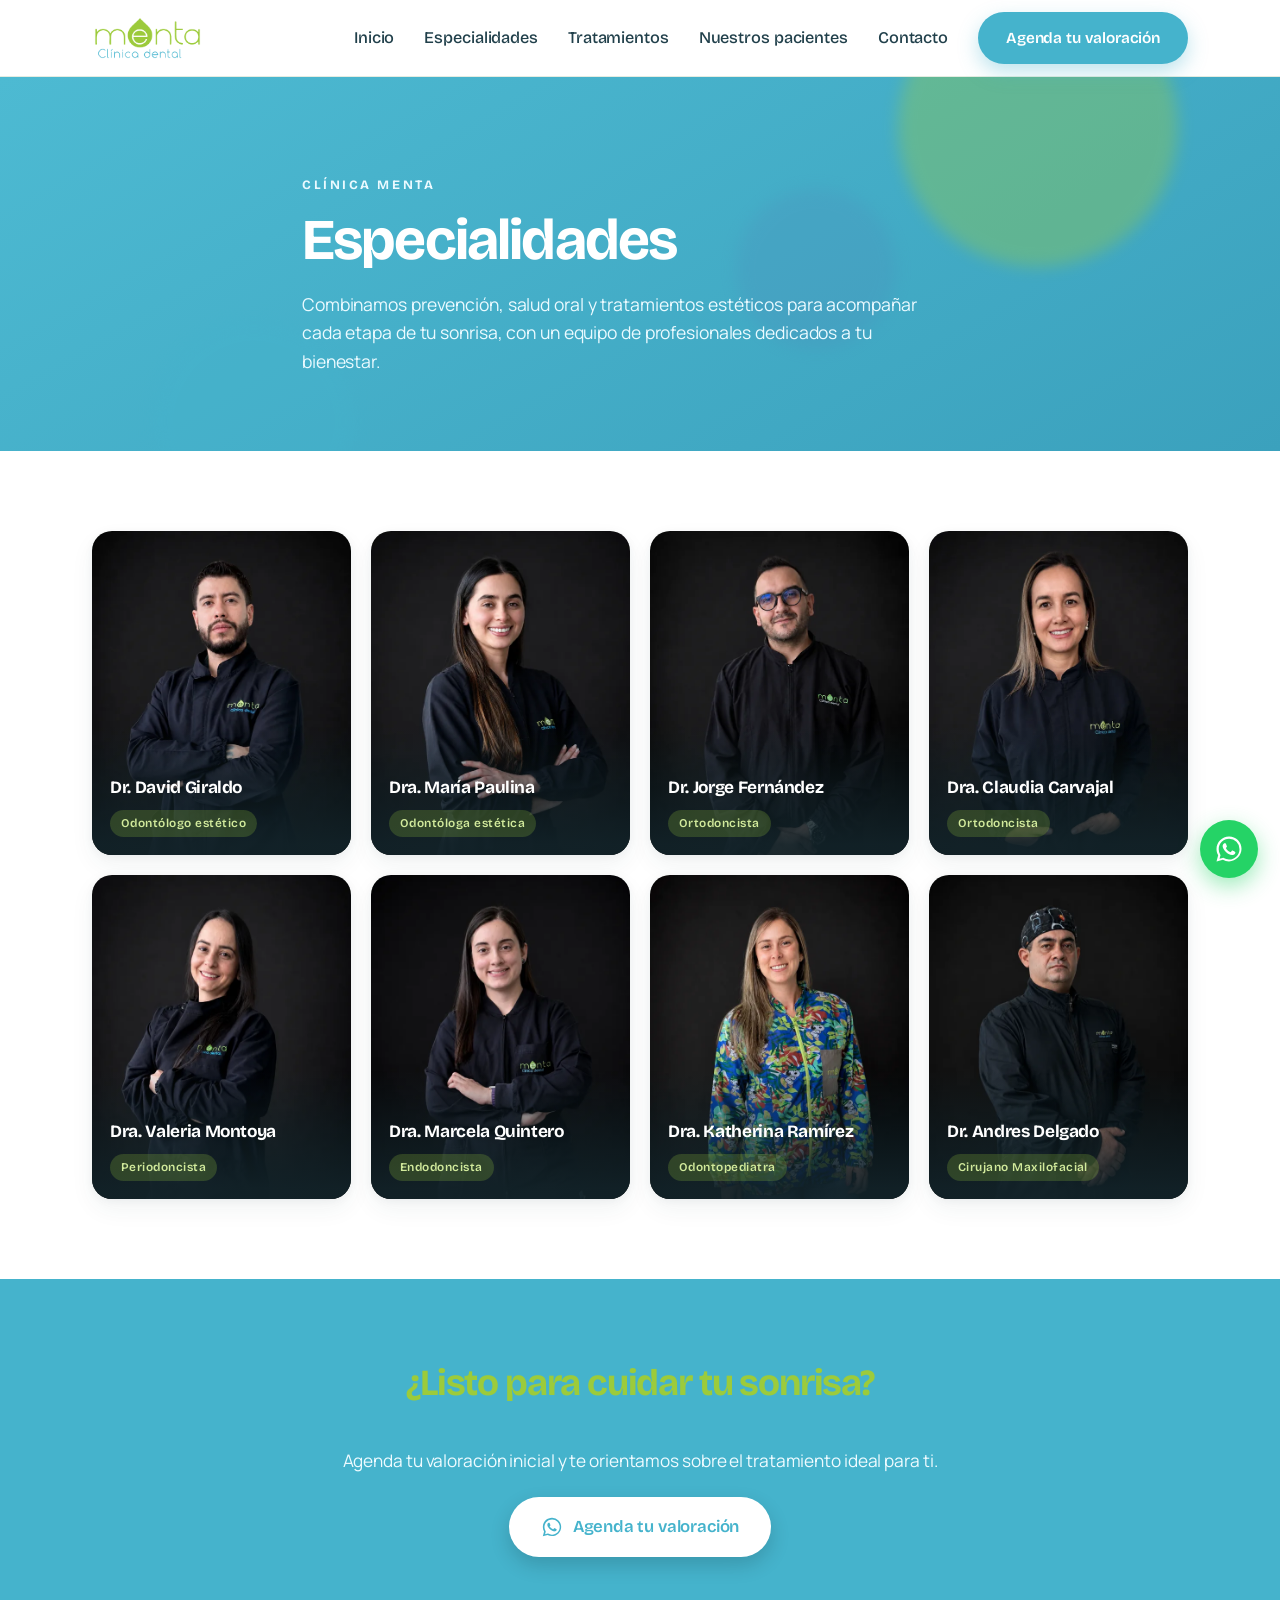
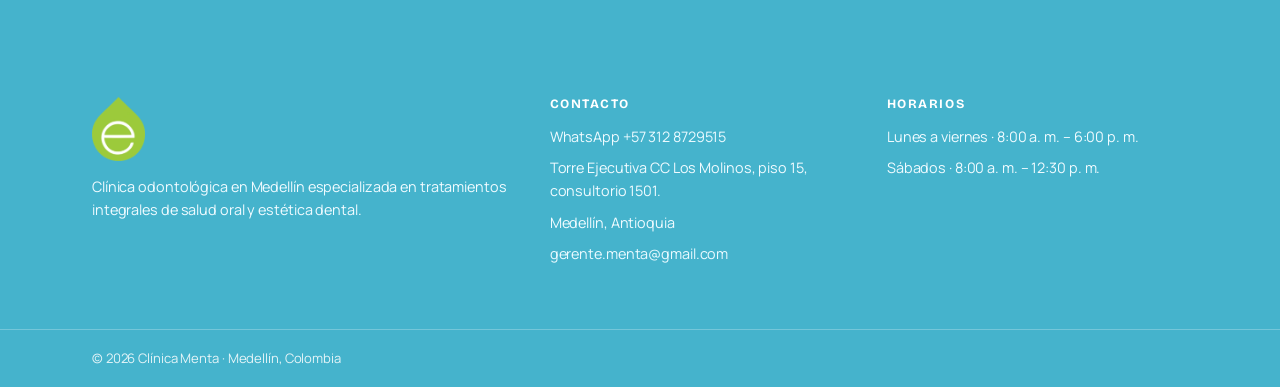
<file: servicios.html>
<!DOCTYPE html>
<html lang="es">
<head>
  <meta charset="UTF-8" />
  <meta name="viewport" content="width=device-width, initial-scale=1" />
  <title>Especialidades · Clínica Menta</title>
  <meta name="description" content="Especialidades y tratamientos de Clínica Menta en Medellín: odontología general y estética, ortodoncia, periodoncia, endodoncia, odontopediatría, rehabilitación oral, implantes y cirugía oral." />
  <meta name="theme-color" content="#ffffff" />

  <link rel="icon" type="image/png" href="assets/img/favicon.png" />
  <link rel="preconnect" href="https://fonts.googleapis.com" />
  <link rel="preconnect" href="https://fonts.gstatic.com" crossorigin />
  <link href="https://fonts.googleapis.com/css2?family=Bricolage+Grotesque:opsz,wght@12..96,400..800&family=Manrope:wght@400..800&display=swap" rel="stylesheet" />
  <link rel="stylesheet" href="assets/css/styles.css?v=23" />
</head>
<body data-theme="light">
  <a class="skip-link" href="#contenido">Saltar al contenido</a>

  <!-- ===== Header (blanco) ===== -->
  <header class="header">
    <div class="container header__bar">
      <a class="header__logo" href="index.html#inicio" aria-label="Clínica Menta, inicio">
        <img src="assets/img/logo-menta.webp" alt="Clínica Menta" width="160" height="66" />
      </a>
      <nav class="nav" id="nav" aria-label="Navegación principal">
        <a href="index.html#inicio">Inicio</a>
        <a href="servicios.html" aria-current="page">Especialidades</a>
        <a href="tratamientos.html">Tratamientos</a>
        <a href="index.html#pacientes">Nuestros pacientes</a>
        <a href="index.html#contacto">Contacto</a>
      </nav>
      <a class="btn btn--cta header__cta" href="https://wa.link/eql0i4" target="_blank" rel="noopener">Agenda tu valoración</a>
      <button class="nav-toggle" id="nav-toggle" type="button" aria-expanded="false" aria-controls="nav" aria-label="Abrir menú">
        <span></span><span></span><span></span>
      </button>
    </div>
  </header>

  <main id="contenido">
    <!-- ===== Encabezado de la vista ===== -->
    <section class="svc-hero">
      <div class="svc-hero__bg" aria-hidden="true"><span></span><span></span><span></span></div>
      <div class="container svc-hero__content">
        <span class="kicker">Clínica Menta</span>
        <h1>Especialidades</h1>
        <p>Combinamos prevención, salud oral y tratamientos estéticos para acompañar cada etapa de tu sonrisa, con un equipo de profesionales dedicados a tu bienestar.</p>
      </div>
    </section>

    <!-- ===== Mosaico del equipo ===== -->
    <section class="container team-section">
      <ul class="mosaic">
        <li class="member reveal">
          <img src="assets/img/doctores/david-giraldo.webp" alt="Doctor David Giraldo" loading="lazy" width="600" height="800" />
          <div class="member__info"><strong>Dr. David Giraldo</strong><span class="member__pill">Odontólogo estético</span></div>
        </li>
        <li class="member reveal">
          <img src="assets/img/doctores/maria-paulina.webp" alt="Doctora María Paulina" loading="lazy" width="600" height="800" />
          <div class="member__info"><strong>Dra. María Paulina</strong><span class="member__pill">Odontóloga estética</span></div>
        </li>
        <li class="member reveal">
          <img src="assets/img/doctores/jorge-fernandez.webp" alt="Doctor Jorge Fernández" loading="lazy" width="600" height="800" />
          <div class="member__info"><strong>Dr. Jorge Fernández</strong><span class="member__pill">Ortodoncista</span></div>
        </li>
        <li class="member reveal">
          <img src="assets/img/doctores/claudia-carvajal.webp" alt="Doctora Claudia Carvajal" loading="lazy" width="600" height="800" />
          <div class="member__info"><strong>Dra. Claudia Carvajal</strong><span class="member__pill">Ortodoncista</span></div>
        </li>
        <li class="member reveal">
          <img src="assets/img/doctores/valeria-montoya.webp" alt="Doctora Valeria Montoya" loading="lazy" width="600" height="800" />
          <div class="member__info"><strong>Dra. Valeria Montoya</strong><span class="member__pill">Periodoncista</span></div>
        </li>
        <li class="member reveal">
          <img src="assets/img/doctores/marcela-quintero.webp" alt="Doctora Marcela Quintero" loading="lazy" width="600" height="800" />
          <div class="member__info"><strong>Dra. Marcela Quintero</strong><span class="member__pill">Endodoncista</span></div>
        </li>
        <li class="member reveal">
          <img src="assets/img/doctores/katherina.webp" alt="Doctora Katherina Ramírez" loading="lazy" width="600" height="800" />
          <div class="member__info"><strong>Dra. Katherina Ramírez</strong><span class="member__pill">Odontopediatra</span></div>
        </li>
        <li class="member reveal">
          <img src="assets/img/doctores/rehabilitacion.webp" alt="Doctor Jhonathan Marmolejo" loading="lazy" width="600" height="800" />
          <div class="member__info"><strong>Dr. Andres Delgado</strong><span class="member__pill">Cirujano Maxilofacial</span></div>
        </li>
      </ul>
    </section>

    <!-- ===== CTA final ===== -->
    <section class="section section--dark svc-final">
      <div class="container svc-final__inner reveal">
        <h2 class="section__title section__title--light">¿Listo para cuidar tu sonrisa?</h2>
        <p>Agenda tu valoración inicial y te orientamos sobre el tratamiento ideal para ti.</p>
        <a class="btn btn--cta btn--lg" href="https://wa.link/eql0i4" target="_blank" rel="noopener">
          <svg class="ico-wpp" viewBox="0 0 32 32" width="22" height="22" aria-hidden="true" fill="currentColor"><path d="M16.004 2.667c-7.36 0-13.337 5.977-13.337 13.337 0 2.352.616 4.652 1.785 6.677L2.667 29.333l6.83-1.79a13.27 13.27 0 0 0 6.507 1.658h.005c7.36 0 13.337-5.977 13.337-13.337 0-3.563-1.388-6.913-3.908-9.434a13.25 13.25 0 0 0-9.434-3.763zm0 24.448h-.004a11.07 11.07 0 0 1-5.638-1.544l-.404-.24-4.053 1.063 1.082-3.95-.263-.42a11.03 11.03 0 0 1-1.69-5.886c0-6.117 4.978-11.094 11.099-11.094a11.02 11.02 0 0 1 7.842 3.252 11.02 11.02 0 0 1 3.249 7.846c0 6.118-4.978 11.094-11.097 11.094zm6.085-8.31c-.333-.167-1.973-.974-2.279-1.085-.305-.111-.528-.167-.75.167-.222.333-.861 1.085-1.056 1.307-.194.222-.389.25-.722.083-.333-.167-1.408-.519-2.682-1.655-.991-.884-1.66-1.976-1.855-2.309-.194-.333-.021-.513.146-.679.15-.149.333-.389.5-.583.166-.195.222-.334.333-.556.111-.222.056-.417-.028-.583-.083-.167-.75-1.808-1.027-2.475-.27-.649-.545-.561-.75-.572l-.639-.011c-.222 0-.583.083-.889.417-.305.333-1.166 1.139-1.166 2.78 0 1.64 1.194 3.224 1.36 3.446.167.222 2.35 3.587 5.692 5.03.795.344 1.416.549 1.9.703.798.254 1.524.218 2.099.132.64-.096 1.973-.806 2.251-1.585.278-.78.278-1.448.194-1.587-.083-.139-.305-.222-.638-.389z"/></svg>
          Agenda tu valoración
        </a>
      </div>
    </section>
  </main>

  <footer class="footer">
    <div class="container footer__grid">
      <div class="footer__brand">
        <img src="assets/img/logo-gota.webp" alt="Clínica Menta" width="50" height="60" />
        <p>Clínica odontológica en Medellín especializada en tratamientos integrales de salud oral y estética dental.</p>
      </div>
      <div class="footer__col">
        <h4>Contacto</h4>
        <p>WhatsApp <a href="https://wa.me/573128729515" target="_blank" rel="noopener">+57 312 8729515</a></p>
        <p>Torre Ejecutiva CC Los Molinos, piso 15, consultorio 1501.</p>
        <p>Medellín, Antioquia</p>
        <p><a href="mailto:gerente.menta@gmail.com">gerente.menta@gmail.com</a></p>
      </div>
      <div class="footer__col">
        <h4>Horarios</h4>
        <p>Lunes a viernes · 8:00 a. m. – 6:00 p. m.</p>
        <p>Sábados · 8:00 a. m. – 12:30 p. m.</p>
      </div>
    </div>
    <div class="footer__bottom">
      <div class="container">© <span id="year"></span> Clínica Menta · Medellín, Colombia</div>
    </div>
  </footer>

  <a class="wpp-float" href="https://wa.me/573128729515" target="_blank" rel="noopener" aria-label="Escríbenos por WhatsApp">
    <svg viewBox="0 0 32 32" width="30" height="30" aria-hidden="true" fill="currentColor"><path d="M16.004 2.667c-7.36 0-13.337 5.977-13.337 13.337 0 2.352.616 4.652 1.785 6.677L2.667 29.333l6.83-1.79a13.27 13.27 0 0 0 6.507 1.658h.005c7.36 0 13.337-5.977 13.337-13.337 0-3.563-1.388-6.913-3.908-9.434a13.25 13.25 0 0 0-9.434-3.763zm0 24.448h-.004a11.07 11.07 0 0 1-5.638-1.544l-.404-.24-4.053 1.063 1.082-3.95-.263-.42a11.03 11.03 0 0 1-1.69-5.886c0-6.117 4.978-11.094 11.099-11.094a11.02 11.02 0 0 1 7.842 3.252 11.02 11.02 0 0 1 3.249 7.846c0 6.118-4.978 11.094-11.097 11.094zm6.085-8.31c-.333-.167-1.973-.974-2.279-1.085-.305-.111-.528-.167-.75.167-.222.333-.861 1.085-1.056 1.307-.194.222-.389.25-.722.083-.333-.167-1.408-.519-2.682-1.655-.991-.884-1.66-1.976-1.855-2.309-.194-.333-.021-.513.146-.679.15-.149.333-.389.5-.583.166-.195.222-.334.333-.556.111-.222.056-.417-.028-.583-.083-.167-.75-1.808-1.027-2.475-.27-.649-.545-.561-.75-.572l-.639-.011c-.222 0-.583.083-.889.417-.305.333-1.166 1.139-1.166 2.78 0 1.64 1.194 3.224 1.36 3.446.167.222 2.35 3.587 5.692 5.03.795.344 1.416.549 1.9.703.798.254 1.524.218 2.099.132.64-.096 1.973-.806 2.251-1.585.278-.78.278-1.448.194-1.587-.083-.139-.305-.222-.638-.389z"/></svg>
  </a>

  <script src="assets/js/main.js?v=5" defer></script>
</body>
</html>
</file>
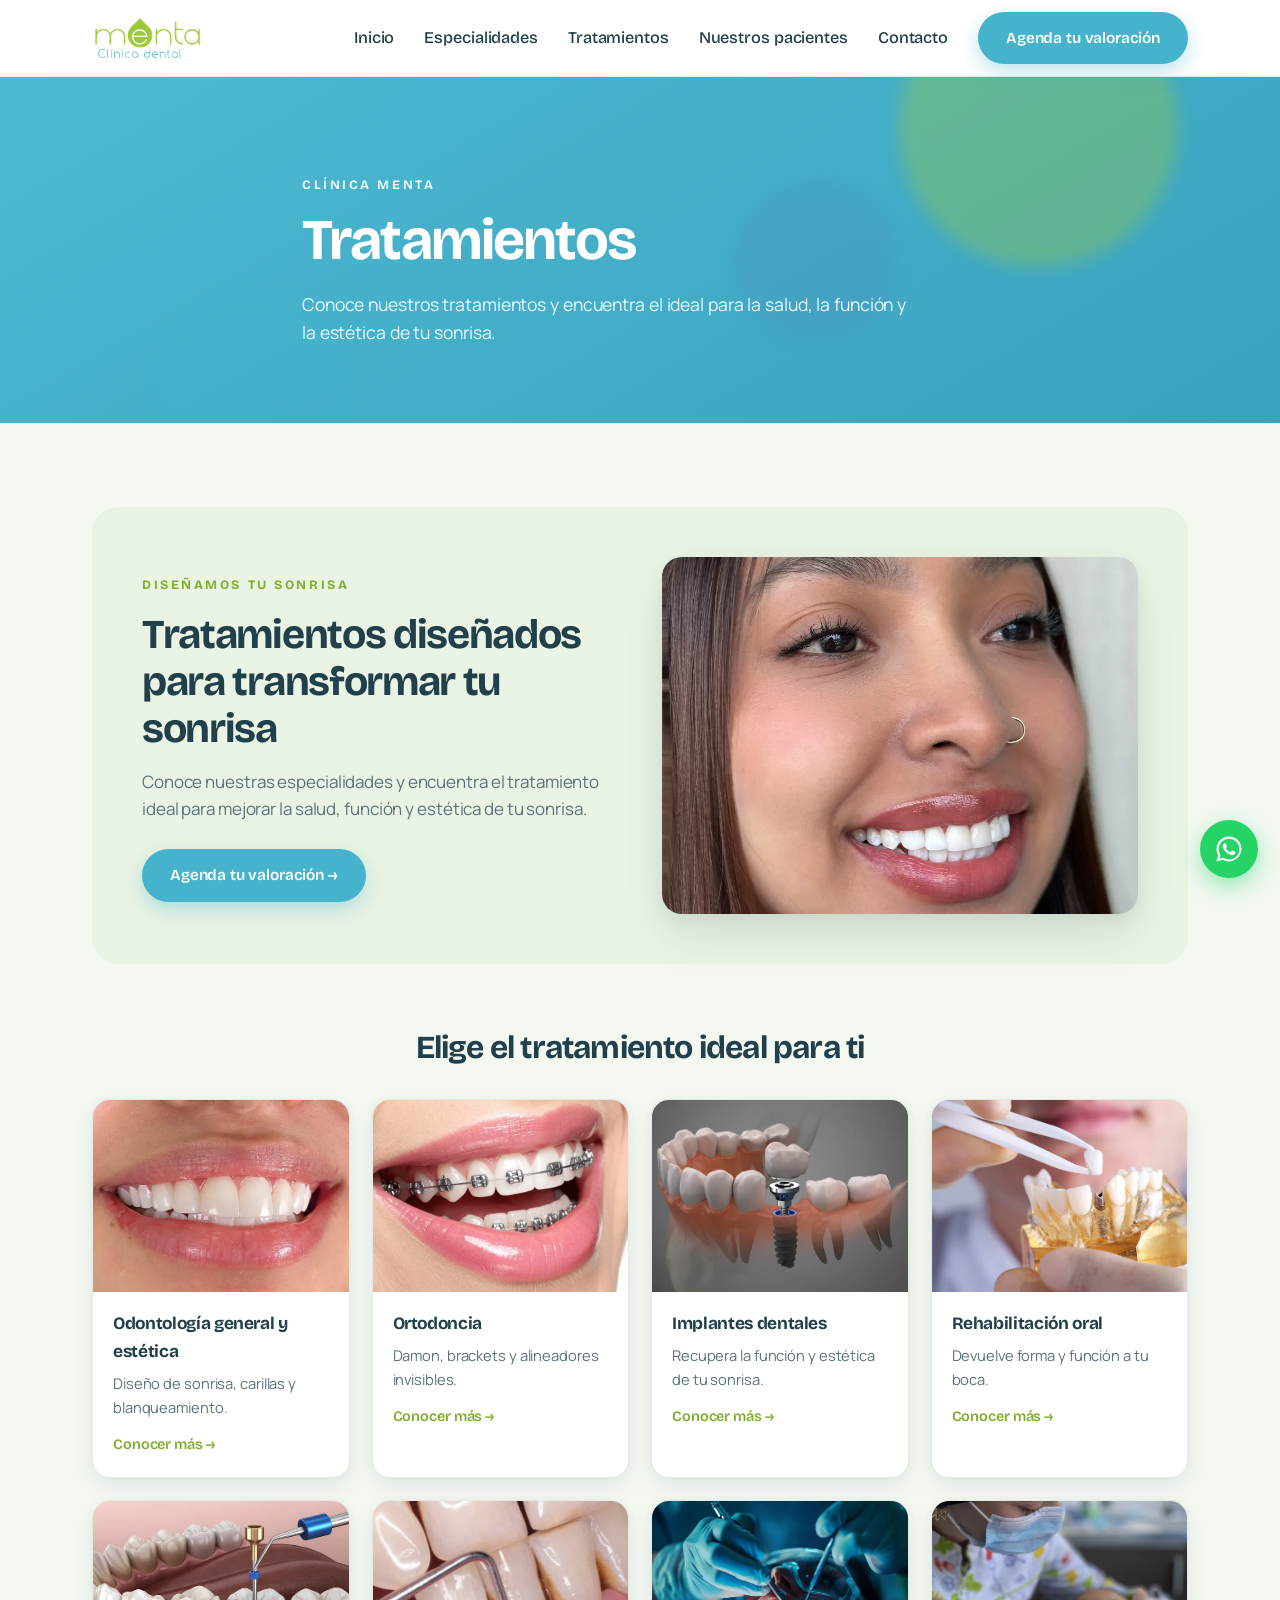
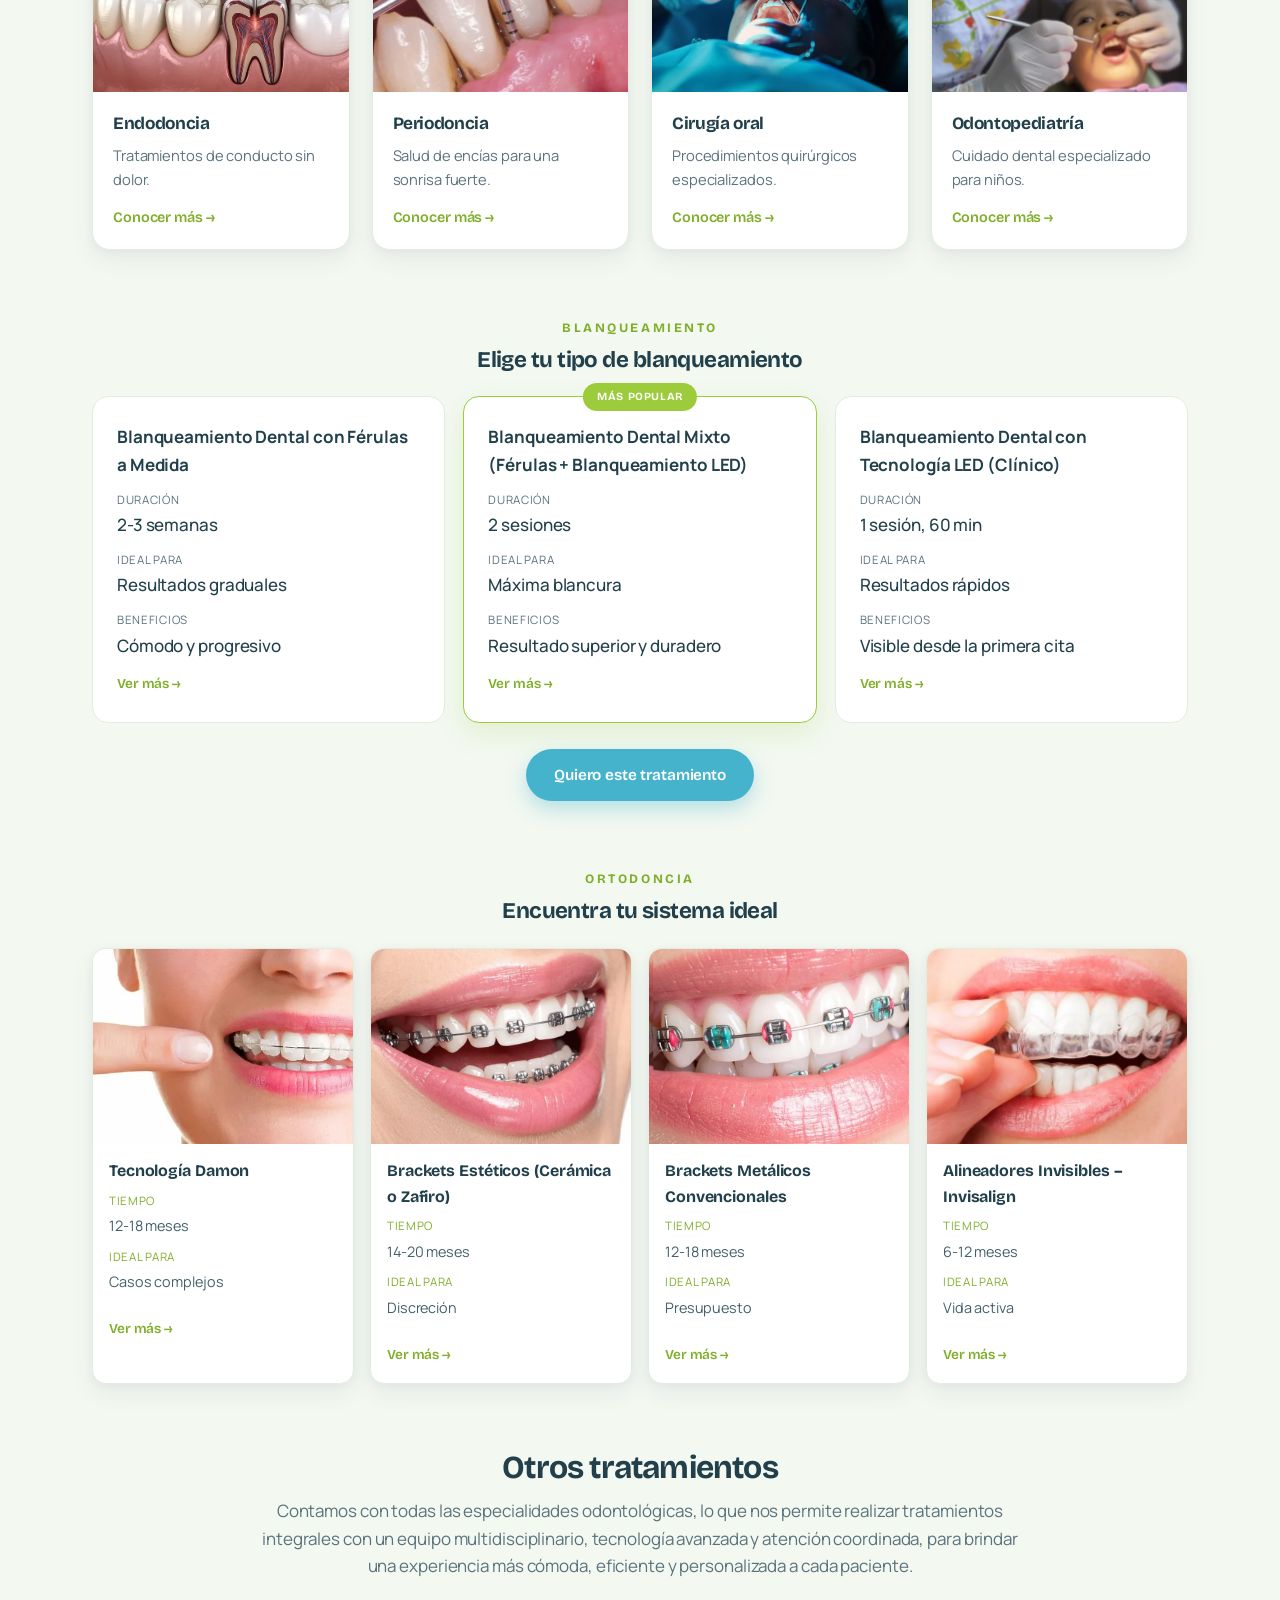
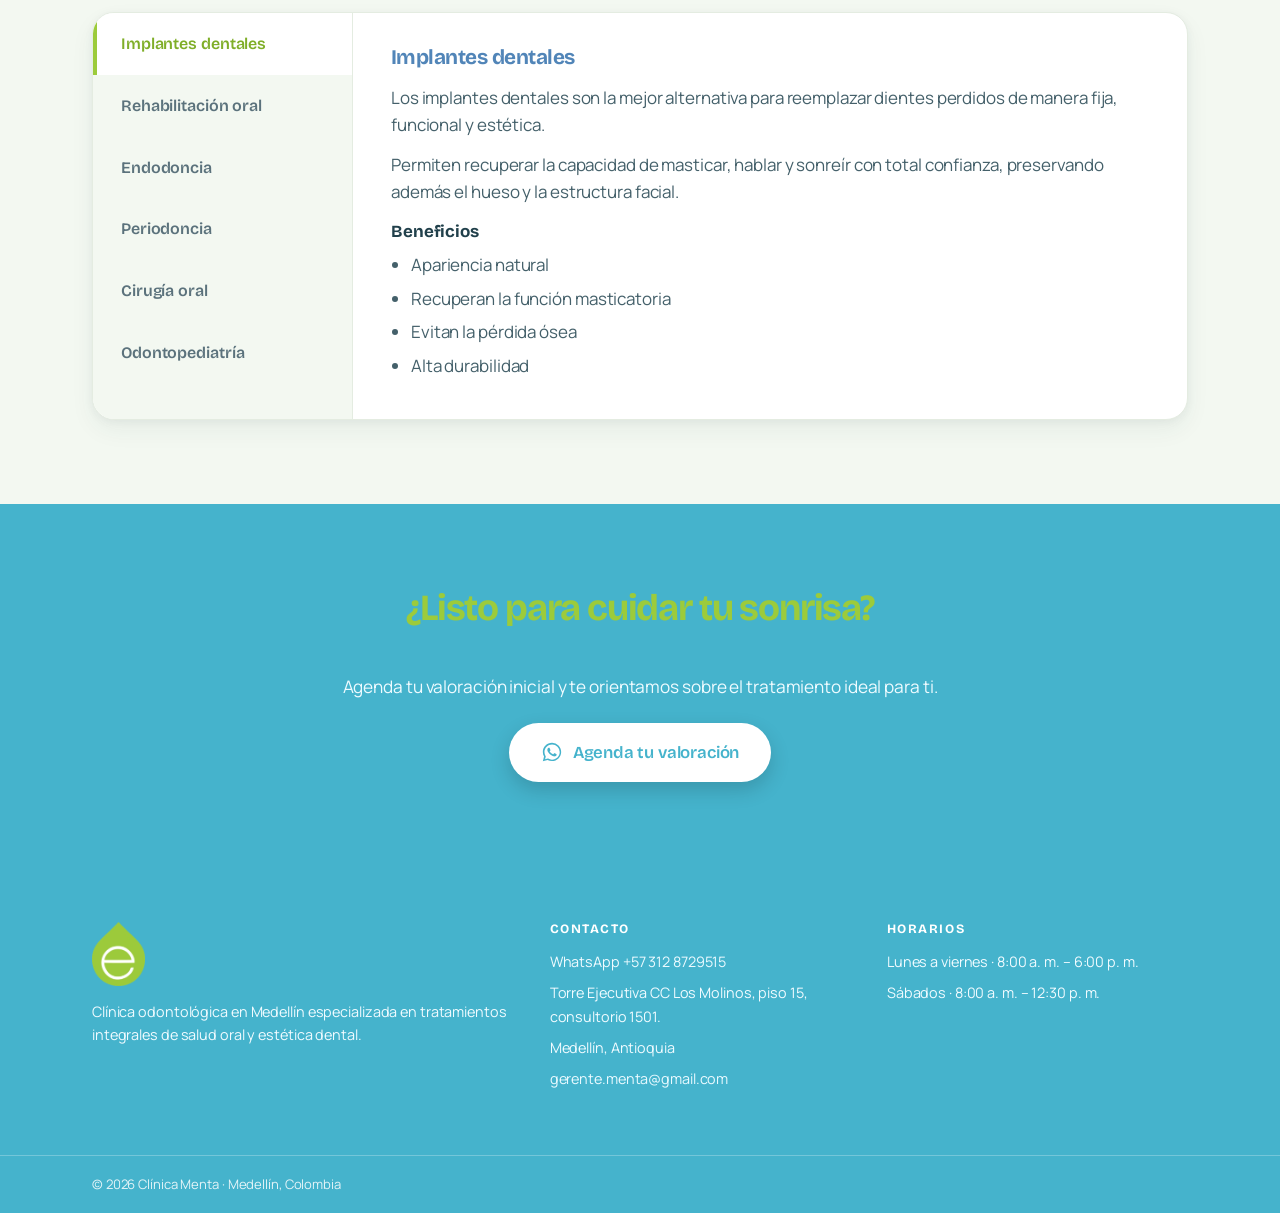
<file: tratamientos.html>
<!DOCTYPE html>
<html lang="es">
<head>
  <meta charset="UTF-8" />
  <meta name="viewport" content="width=device-width, initial-scale=1" />
  <title>Tratamientos · Clínica Menta</title>
  <meta name="description" content="Tratamientos odontológicos de Clínica Menta en Medellín: odontología general y estética, ortodoncia, periodoncia, endodoncia, odontopediatría, rehabilitación oral, implantes y cirugía oral." />
  <meta name="theme-color" content="#ffffff" />

  <link rel="icon" type="image/png" href="assets/img/favicon.png" />
  <link rel="preconnect" href="https://fonts.googleapis.com" />
  <link rel="preconnect" href="https://fonts.gstatic.com" crossorigin />
  <link href="https://fonts.googleapis.com/css2?family=Bricolage+Grotesque:opsz,wght@12..96,400..800&family=Manrope:wght@400..800&display=swap" rel="stylesheet" />
  <link rel="stylesheet" href="assets/css/styles.css?v=23" />
</head>
<body data-theme="light">
  <a class="skip-link" href="#contenido">Saltar al contenido</a>

  <!-- ===== Header (blanco) ===== -->
  <header class="header">
    <div class="container header__bar">
      <a class="header__logo" href="index.html#inicio" aria-label="Clínica Menta, inicio">
        <img src="assets/img/logo-menta.webp" alt="Clínica Menta" width="160" height="66" />
      </a>
      <nav class="nav" id="nav" aria-label="Navegación principal">
        <a href="index.html#inicio">Inicio</a>
        <a href="servicios.html">Especialidades</a>
        <a href="tratamientos.html" aria-current="page">Tratamientos</a>
        <a href="index.html#pacientes">Nuestros pacientes</a>
        <a href="index.html#contacto">Contacto</a>
      </nav>
      <a class="btn btn--cta header__cta" href="https://wa.link/eql0i4" target="_blank" rel="noopener">Agenda tu valoración</a>
      <button class="nav-toggle" id="nav-toggle" type="button" aria-expanded="false" aria-controls="nav" aria-label="Abrir menú">
        <span></span><span></span><span></span>
      </button>
    </div>
  </header>

  <main id="contenido">
    <!-- ===== Banner ===== -->
    <section class="svc-hero">
      <div class="svc-hero__bg" aria-hidden="true"><span></span><span></span><span></span></div>
      <div class="container svc-hero__content">
        <span class="kicker">Clínica Menta</span>
        <h1>Tratamientos</h1>
        <p>Conoce nuestros tratamientos y encuentra el ideal para la salud, la función y la estética de tu sonrisa.</p>
      </div>
    </section>

    <!-- ===== Tratamientos ===== -->
    <section class="section section--muted" id="tratamientos">
      <div class="container">
        <!-- Intro con foto grande -->
        <div class="tt-hero reveal">
          <div class="tt-hero__text">
            <span class="kicker">Diseñamos tu sonrisa</span>
            <h2>Tratamientos diseñados para transformar tu sonrisa</h2>
            <p>Conoce nuestras especialidades y encuentra el tratamiento ideal para mejorar la salud, función y estética de tu sonrisa.</p>
            <a class="btn btn--cta" href="https://wa.link/eql0i4" target="_blank" rel="noopener">Agenda tu valoración →</a>
          </div>
          <div class="tt-hero__img"><img src="assets/img/tratamientos/hero-tratamientos.webp" alt="Paciente sonriendo en Clínica Menta" loading="lazy" width="900" height="1125" /></div>
        </div>

        <!-- Grid de tratamientos expandibles -->
        <h3 class="tt-grid__title">Elige el tratamiento ideal para ti</h3>
        <div class="tt-grid reveal">

          <!-- Odontología estética -->
          <details class="tt-card" id="tt-odontologia">
            <summary>
              <span class="tt-card__img"><img src="assets/img/tratamientos/odontologia-estetica.webp" alt="Odontología estética" loading="lazy" width="700" height="438" /></span>
              <span class="tt-card__body">
                <strong>Odontología general y estética</strong>
                <span class="tt-card__desc">Diseño de sonrisa, carillas y blanqueamiento.</span>
                <span class="tt-card__more">Conocer más →</span>
              </span>
            </summary>
            <div class="tt-panel">
              <h4>¿Qué es un Diseño de Sonrisa?</h4>
              <p>El <strong>Diseño de Sonrisa</strong> es un tratamiento odontológico que busca lograr una armonía perfecta entre tus dientes, tu rostro y tu personalidad. Consiste en mejorar el tamaño, la forma y el color de los dientes para crear una sonrisa natural, estética y personalizada.</p>
              <p>Cada sonrisa es única. Por eso, antes de iniciar cualquier tratamiento, realizamos un análisis detallado de las características faciales, los rasgos y las expectativas de cada paciente. Esto nos permite diseñar resultados que se integren de manera equilibrada con su apariencia, evitando sonrisas artificiales o poco compatibles con su imagen.</p>
              <p>La odontología moderna no busca crear sonrisas idénticas, sino resaltar la belleza natural de cada persona mediante resultados altamente armónicos, funcionales y visualmente agradables.</p>
              <p><strong>Nuestro objetivo es que tu nueva sonrisa refleje confianza, autenticidad y naturalidad.</strong></p>

              <h4>Tipos de Diseño de Sonrisa</h4>
              <p>Ofrecemos diferentes alternativas de Diseño de Sonrisa, adaptadas a las necesidades de cada paciente.</p>

              <h5>1. Diseño de Sonrisa con Carillas Dentales</h5>
              <p>Las <strong>carillas dentales</strong> son uno de los tratamientos estéticos más avanzados y solicitados para mejorar la apariencia de la sonrisa de forma rápida, segura y natural.</p>
              <p>Consisten en finas láminas de alta calidad que se adhieren a la superficie de los dientes para corregir imperfecciones como manchas, fracturas, diastemas, desgaste o irregularidades en su forma.</p>
              <p>Gracias a su diseño personalizado, las carillas permiten lograr una sonrisa armónica, elegante y adaptada a las características faciales de cada paciente.</p>
              <h6>Beneficios de las Carillas Dentales</h6>
              <ul class="tt-panel__list">
                <li>Resistencia a manchas y desgaste.</li>
                <li>Procedimiento conservador con mínima intervención dental.</li>
                <li>Proporcionan resultados inmediatos y altamente estéticos.</li>
              </ul>

              <h5>2. Diseño de Sonrisa sin Tallado (Microdiseño)</h5>
              <p>El <strong>Microdiseño de Sonrisa</strong> es un procedimiento de odontología estética mínimamente invasivo que busca mejorar la apariencia de los dientes mediante la adición de finas capas de resina de alta estética.</p>
              <h6>Beneficios del Microdiseño de Sonrisa</h6>
              <ul class="tt-panel__list">
                <li>No requiere tallado dental.</li>
                <li>Conserva el esmalte natural de los dientes.</li>
                <li>Permite realizar ajustes y retoques cuando sea necesario.</li>
                <li>Repara pequeñas fracturas o desgastes en los bordes incisales.</li>
              </ul>

              <h5>3. Diseño de Sonrisa con Ortodoncia Estética</h5>
              <p>La <strong>ortodoncia estética</strong> es una excelente opción para corregir problemas de alineación, espacios o malposición dental. Puede realizarse con brackets cerámicos o alineadores transparentes para lograr una sonrisa armónica y funcional.</p>
              <h6>Beneficios de la Ortodoncia Estética</h6>
              <ul class="tt-panel__list">
                <li>Versatilidad según el estilo de vida, permitiendo elegir la opción que mejor se adapte a la rutina diaria.</li>
                <li>Preserva totalmente la estructura dental, a diferencia de otros tratamientos.</li>
                <li>Ofrece resultados más naturales sin alterar la integridad de los dientes.</li>
                <li>Previene el desgaste prematuro, ya que al alinear las piezas dentales distribuye de forma equilibrada las fuerzas de masticación.</li>
              </ul>

              <h4>¿Qué es el blanqueamiento dental?</h4>
              <p>El blanqueamiento dental es un tratamiento que elimina las manchas internas del diente, ubicadas debajo del esmalte. Estas manchas pueden aparecer con el paso del tiempo por el consumo de café, vino tinto, bebidas oscuras, cigarrillo y alimentos con colorantes o pigmentos naturales como remolacha, zanahoria y papaya.</p>
              <h5>¿Es seguro?</h5>
              <p>Sí. Cuando es realizado por un odontólogo, el blanqueamiento dental es un procedimiento seguro, ya que el especialista controla todo el proceso y protege los dientes y las encías. En cambio, los productos de venta libre o "caseros" pueden ser ineficaces e incluso aumentar el riesgo de sensibilidad o lesiones por un uso inadecuado.</p>
              <h5>¿Produce sensibilidad?</h5>
              <p>Es posible presentar una sensibilidad temporal durante o después del tratamiento. Sin embargo, los materiales actuales son más suaves y existen productos específicos para reducir esta molestia. Además, la saliva ayuda a remineralizar el esmalte, por lo que la sensibilidad suele desaparecer sin causar daño cuando el procedimiento se realiza correctamente.</p>
              <h5>¿Cómo funciona?</h5>
              <p>El blanqueamiento utiliza agentes como el peróxido de hidrógeno o de carbamida, que penetran el esmalte y descomponen las moléculas responsables de las manchas, logrando dientes con un tono más claro, uniforme y natural.</p>

              <h4>Alternativas de blanqueamiento dental</h4>

              <h5>Blanqueamiento Dental con Férulas a Medida</h5>
              <p>Nuestro sistema de blanqueamiento con férulas personalizadas te permite aclarar tus dientes de forma segura desde la comodidad de tu hogar.</p>
              <p>A diferencia de los productos comerciales, en nuestra clínica creamos moldes precisos que se adaptan perfectamente a tus dientes. Esto asegura que el gel actúe solo donde se necesita, protegiendo tus encías y logrando un tono más blanco y uniforme, bajo nuestro seguimiento profesional.</p>
              <p><strong>Duración del tratamiento</strong></p>
              <ul class="tt-panel__list">
                <li>De <strong>15 días a un mes</strong>, usándolo día a día en las noches, <strong>4 horas diarias</strong>.</li>
              </ul>
              <p><strong>Duración de los resultados</strong></p>
              <p>Puede durar hasta <strong>6 años</strong>, dependiendo de factores como los hábitos, la edad, el color inicial, la composición del diente y la cantidad de esmalte.</p>

              <h5>Blanqueamiento Dental con Tecnología LED (Clínico)</h5>
              <p>Este blanqueamiento es ideal para pacientes que buscan resultados inmediatos, desean el blanqueamiento en una sola sesión o tienen un evento próximo.</p>
              <p><strong>¿Cómo funciona?</strong><br>Se realiza íntegramente en el consultorio. Aplicamos un gel de blanqueamiento de alta potencia que se activa mediante una luz LED fría. Esta luz acelera la liberación de oxígeno del gel, permitiendo que penetre en el esmalte y elimine las manchas profundas en tiempo récord.</p>
              <p><strong>Duración del tratamiento</strong></p>
              <ul class="tt-panel__list">
                <li>Dos sesiones de tratamiento en cada cita, de <strong>1 hora</strong>.</li>
                <li>Puede requerir de <strong>una a cuatro sesiones</strong>, según el color inicial.</li>
              </ul>
              <p><strong>Duración de los resultados</strong></p>
              <ul class="tt-panel__list">
                <li>Los resultados tienden a revertirse un poco al año.</li>
                <li>Requiere retoques, pero en condiciones ideales puede durar aproximadamente <strong>dos años</strong>.</li>
              </ul>

              <h5>Blanqueamiento Dental Mixto (Férulas + Blanqueamiento LED)</h5>
              <p>El blanqueamiento dental combinado es el tratamiento más recomendado por nuestra clínica, ya que integra los beneficios del blanqueamiento realizado en consultorio con el tratamiento domiciliario. Esta combinación permite obtener un tono más uniforme y natural, al tiempo que optimiza la duración de los resultados.</p>
              <p>Es nuestro tratamiento <strong>Premium</strong>, diseñado para quienes buscan la máxima eficacia sin comprometer la salud dental.</p>
              <p><strong>Beneficios</strong></p>
              <ul class="tt-panel__list">
                <li>Resultados más duraderos a lo largo del tiempo.</li>
                <li>Sensibilidad mínima.</li>
                <li>Se pueden controlar los resultados día a día hasta obtener el tono deseado.</li>
              </ul>
              <p><strong>Duración del tratamiento</strong></p>
              <ul class="tt-panel__list">
                <li>De <strong>15 días a un mes</strong>, usándolo día a día en las noches, <strong>4 horas diarias</strong>.</li>
              </ul>
              <p><strong>Duración de los resultados</strong></p>
              <p>Puede durar hasta <strong>10 años</strong>, dependiendo de factores como los hábitos, la edad, el color inicial, la composición del diente y la cantidad de esmalte.</p>
            </div>
          </details>

          <!-- Ortodoncia -->
          <details class="tt-card" id="tt-ortodoncia">
            <summary>
              <span class="tt-card__img"><img src="assets/img/tratamientos/ortodoncia.webp" alt="Ortodoncia" loading="lazy" width="700" height="518" /></span>
              <span class="tt-card__body">
                <strong>Ortodoncia</strong>
                <span class="tt-card__desc">Damon, brackets y alineadores invisibles.</span>
                <span class="tt-card__more">Conocer más →</span>
              </span>
            </summary>
            <div class="tt-panel">
              <p class="tt-panel__lead">Corregimos la posición de los dientes y la mordida con distintos sistemas, según tu caso y tu estilo de vida.</p>

              <h4>Técnicas avanzadas de ortodoncia</h4>

              <h5>Tecnología Damon: Ortodoncia de Autoligado (Baja Fricción)</h5>
              <p>Olvida los elásticos tradicionales. El sistema Damon utiliza una tecnología de autoligado que redefine la experiencia de tu tratamiento. En lugar de usar ligas que ejercen presión intermitente, estos brackets cuentan con una tapa de alta precisión que permite que el arco se deslice libremente.</p>
              <h6>Confort superior</h6>
              <p>Al eliminar los elásticos, reducimos la fricción y la presión excesiva. Esto se traduce en un movimiento dental mucho más suave, constante y, sobre todo, menos doloroso.</p>
              <h6>Diseño ergonómico</h6>
              <p>Son brackets más pequeños y redondeados, diseñados específicamente para ser amables con tus mejillas y encías, evitando las molestias típicas de los brackets convencionales.</p>
              <h6>Activación térmica</h6>
              <p>Utilizamos arcos de alta tecnología que reaccionan a la temperatura de tu boca. Esta activación suave y continua permite que tus dientes se desplacen con mayor eficiencia, logrando resultados impactantes de manera más rápida y predecible.</p>

              <h5>Brackets Estéticos (Cerámica o Zafiro)</h5>
              <p>Diseñados para quienes buscan la máxima discreción, nuestros brackets estéticos están fabricados en materiales de alta tecnología que se mimetizan con el tono natural de tus dientes. Son la opción ideal para adultos y jóvenes que desean mantener una imagen profesional y segura durante todo su tratamiento.</p>
              <p>Aunque representan una inversión superior a los brackets metálicos, ofrecen una experiencia superior en estética sin comprometer la precisión ni la eficacia de los resultados. En nuestra consulta, personalizamos tu tratamiento para que tu proceso hacia la sonrisa que sueñas sea cómodo, discreto y, sobre todo, altamente efectivo.</p>

              <h5>Brackets Metálicos Convencionales</h5>
              <p>Los brackets metálicos tradicionales continúan siendo la opción más utilizada en ortodoncia gracias a su alta eficacia y accesibilidad. Están indicados para tratar una amplia variedad de casos, desde apiñamientos severos hasta alteraciones complejas de la mordida.</p>
              <p>Aunque son más visibles que otras alternativas, los diseños actuales son más pequeños, cómodos y estéticamente más discretos. Representan una excelente relación entre calidad y costo, especialmente cuando el tratamiento se acompaña de una atención profesional personalizada y un seguimiento constante.</p>

              <h5>Alineadores Invisibles – Invisalign</h5>
              <p>Los alineadores transparentes representan la alternativa más estética y cómoda para corregir la posición dental sin necesidad de utilizar brackets fijos.</p>
              <p>Su diseño removible permite mantener una adecuada higiene oral y disfrutar de una alimentación sin restricciones. Además, cada alineador es planificado digitalmente para adaptarse con precisión a cada etapa del tratamiento, garantizando comodidad y resultados predecibles.</p>
              <p>Aunque requieren un alto compromiso por parte del paciente (deben utilizarse al menos&nbsp;<strong>22&nbsp;horas&nbsp;al&nbsp;día)</strong>, su discreción y practicidad los han convertido en la opción preferida por muchos adolescentes y adultos.</p>
              <p>Cada vez más ortodoncistas certificados ofrecen este tipo de tratamiento, incluyendo sistemas similares a Invisalign, con excelentes resultados y alternativas más accesibles.</p>
            </div>
          </details>

          <!-- Implantes dentales -->
          <details class="tt-card" id="tt-implantes">
            <summary>
              <span class="tt-card__img"><img src="assets/img/tratamientos/implantes.webp" alt="Implantes dentales" loading="lazy" width="700" height="468" /></span>
              <span class="tt-card__body">
                <strong>Implantes dentales</strong>
                <span class="tt-card__desc">Recupera la función y estética de tu sonrisa.</span>
                <span class="tt-card__more">Conocer más →</span>
              </span>
            </summary>
            <div class="tt-panel">
              <p class="tt-panel__lead">Los implantes dentales son la mejor alternativa para reemplazar dientes perdidos de manera fija, funcional y estética. Permiten recuperar la capacidad de masticar, hablar y sonreír con total confianza, preservando además el hueso y la estructura facial.</p>
              <h4>Beneficios</h4>
              <ul class="tt-panel__benefits">
                <li>Apariencia natural</li>
                <li>Recuperan la función masticatoria</li>
                <li>Evitan la pérdida ósea</li>
                <li>Alta durabilidad</li>
              </ul>
            </div>
          </details>

          <!-- Rehabilitación oral -->
          <details class="tt-card" id="tt-rehabilitacion">
            <summary>
              <span class="tt-card__img"><img src="assets/img/tratamientos/rehabilitacion.webp" alt="Rehabilitación oral" loading="lazy" width="700" height="467" /></span>
              <span class="tt-card__body">
                <strong>Rehabilitación oral</strong>
                <span class="tt-card__desc">Devuelve forma y función a tu boca.</span>
                <span class="tt-card__more">Conocer más →</span>
              </span>
            </summary>
            <div class="tt-panel">
              <p class="tt-panel__lead">Recuperamos la función y estética de tu sonrisa mediante tratamientos personalizados que restauran dientes desgastados, fracturados o perdidos.</p>
              <p class="tt-panel__lead">Nuestro objetivo es devolver el equilibrio, la comodidad y la confianza al sonreír.</p>
            </div>
          </details>

          <!-- Endodoncia -->
          <details class="tt-card" id="tt-endodoncia">
            <summary>
              <span class="tt-card__img"><img src="assets/img/tratamientos/endodoncia.webp" alt="Endodoncia" loading="lazy" width="700" height="467" /></span>
              <span class="tt-card__body">
                <strong>Endodoncia</strong>
                <span class="tt-card__desc">Tratamientos de conducto sin dolor.</span>
                <span class="tt-card__more">Conocer más →</span>
              </span>
            </summary>
            <div class="tt-panel">
              <p class="tt-panel__lead">La endodoncia permite tratar infecciones profundas dentro del diente, eliminando el dolor y conservando la pieza dental siempre que sea posible.</p>
              <p class="tt-panel__lead">Es un tratamiento seguro que evita, en muchos casos, la extracción del diente.</p>
            </div>
          </details>

          <!-- Periodoncia -->
          <details class="tt-card" id="tt-periodoncia">
            <summary>
              <span class="tt-card__img"><img src="assets/img/tratamientos/periodoncia.webp" alt="Periodoncia" loading="lazy" width="700" height="400" /></span>
              <span class="tt-card__body">
                <strong>Periodoncia</strong>
                <span class="tt-card__desc">Salud de encías para una sonrisa fuerte.</span>
                <span class="tt-card__more">Conocer más →</span>
              </span>
            </summary>
            <div class="tt-panel">
              <p class="tt-panel__lead">La salud de las encías es fundamental para mantener una sonrisa sana.</p>
              <p class="tt-panel__lead">La periodoncia previene, diagnostica y trata enfermedades que afectan las encías y el hueso que sostiene los dientes, ayudando a conservarlos a largo plazo.</p>
            </div>
          </details>

          <!-- Cirugía oral -->
          <details class="tt-card" id="tt-cirugia">
            <summary>
              <span class="tt-card__img"><img src="assets/img/tratamientos/cirugia.webp" alt="Cirugía oral" loading="lazy" width="700" height="873" /></span>
              <span class="tt-card__body">
                <strong>Cirugía oral</strong>
                <span class="tt-card__desc">Procedimientos quirúrgicos especializados.</span>
                <span class="tt-card__more">Conocer más →</span>
              </span>
            </summary>
            <div class="tt-panel">
              <p class="tt-panel__lead">Realizamos procedimientos quirúrgicos enfocados en preservar la salud oral y mejorar la funcionalidad de la boca, utilizando técnicas seguras y un acompañamiento profesional durante todo el proceso.</p>
            </div>
          </details>

          <!-- Odontopediatría -->
          <details class="tt-card" id="tt-odontopediatria">
            <summary>
              <span class="tt-card__img"><img src="assets/img/tratamientos/odontopediatria.webp" alt="Odontopediatría" loading="lazy" width="700" height="875" /></span>
              <span class="tt-card__body">
                <strong>Odontopediatría</strong>
                <span class="tt-card__desc">Cuidado dental especializado para niños.</span>
                <span class="tt-card__more">Conocer más →</span>
              </span>
            </summary>
            <div class="tt-panel">
              <p class="tt-panel__lead">Acompañamos el crecimiento de la sonrisa de los más pequeños mediante atención preventiva y tratamientos especializados para cada etapa de su desarrollo.</p>
              <p class="tt-panel__lead">Buscamos que cada visita sea una experiencia positiva, fomentando hábitos saludables desde la infancia.</p>
            </div>
          </details>

        </div>

        <!-- Blanqueamiento — siempre visible -->
        <div class="tt-block reveal">
          <div class="tt-tiers-wrap">
            <span class="kicker">Blanqueamiento</span>
            <h4>Elige tu tipo de blanqueamiento</h4>
            <div class="tt-tiers">

              <!-- Férulas -->
              <details class="tt-tier">
                <summary>
                  <strong>Blanqueamiento Dental con Férulas a Medida</strong>
                  <dl>
                    <dt>Duración</dt><dd>2-3 semanas</dd>
                    <dt>Ideal para</dt><dd>Resultados graduales</dd>
                    <dt>Beneficios</dt><dd>Cómodo y progresivo</dd>
                  </dl>
                  <span class="tt-tier__more">Ver más →</span>
                </summary>
                <div class="tt-tier__detail">
                  <p>Nuestro sistema de blanqueamiento con férulas personalizadas te permite aclarar tus dientes de forma segura desde la comodidad de tu hogar.</p>
                  <p>A diferencia de los productos comerciales, en nuestra clínica creamos moldes precisos que se adaptan perfectamente a tus dientes. Esto asegura que el gel actúe solo donde se necesita, protegiendo tus encías y logrando un tono más blanco y uniforme, bajo nuestro seguimiento profesional.</p>
                  <p><strong>Duración del tratamiento</strong></p>
                  <ul><li>De <strong>15 días a un mes</strong>, usándolo día a día en las noches, <strong>4 horas diarias</strong>.</li></ul>
                  <p><strong>Duración de los resultados</strong></p>
                  <p>Puede durar hasta <strong>6 años</strong>, dependiendo de factores como los hábitos, la edad, el color inicial, la composición del diente y la cantidad de esmalte.</p>
                </div>
              </details>

              <!-- Mixto — MÁS POPULAR (centro) -->
              <details class="tt-tier tt-tier--popular">
                <summary>
                  <span class="tt-tier__badge">Más popular</span>
                  <strong>Blanqueamiento Dental Mixto (Férulas + Blanqueamiento LED)</strong>
                  <dl>
                    <dt>Duración</dt><dd>2 sesiones</dd>
                    <dt>Ideal para</dt><dd>Máxima blancura</dd>
                    <dt>Beneficios</dt><dd>Resultado superior y duradero</dd>
                  </dl>
                  <span class="tt-tier__more">Ver más →</span>
                </summary>
                <div class="tt-tier__detail">
                  <p>El blanqueamiento dental combinado es el tratamiento más recomendado por nuestra clínica, ya que integra los beneficios del blanqueamiento realizado en consultorio con el tratamiento domiciliario. Esta combinación permite obtener un tono más uniforme y natural, al tiempo que optimiza la duración de los resultados.</p>
                  <p>Es nuestro tratamiento <strong>Premium</strong>, diseñado para quienes buscan la máxima eficacia sin comprometer la salud dental.</p>
                  <p><strong>Beneficios</strong></p>
                  <ul>
                    <li>Resultados más duraderos a lo largo del tiempo.</li>
                    <li>Sensibilidad mínima.</li>
                    <li>Se pueden controlar los resultados día a día hasta obtener el tono deseado.</li>
                  </ul>
                  <p><strong>Duración del tratamiento</strong></p>
                  <ul><li>De <strong>15 días a un mes</strong>, usándolo día a día en las noches, <strong>4 horas diarias</strong>.</li></ul>
                  <p><strong>Duración de los resultados</strong></p>
                  <p>Puede durar hasta <strong>10 años</strong>, dependiendo de factores como los hábitos, la edad, el color inicial, la composición del diente y la cantidad de esmalte.</p>
                </div>
              </details>

              <!-- LED -->
              <details class="tt-tier">
                <summary>
                  <strong>Blanqueamiento Dental con Tecnología LED (Clínico)</strong>
                  <dl>
                    <dt>Duración</dt><dd>1 sesión, 60 min</dd>
                    <dt>Ideal para</dt><dd>Resultados rápidos</dd>
                    <dt>Beneficios</dt><dd>Visible desde la primera cita</dd>
                  </dl>
                  <span class="tt-tier__more">Ver más →</span>
                </summary>
                <div class="tt-tier__detail">
                  <p>Este blanqueamiento es ideal para pacientes que buscan resultados inmediatos, desean el blanqueamiento en una sola sesión o tienen un evento próximo.</p>
                  <p><strong>¿Cómo funciona?</strong><br>Se realiza íntegramente en el consultorio. Aplicamos un gel de blanqueamiento de alta potencia que se activa mediante una luz LED fría. Esta luz acelera la liberación de oxígeno del gel, permitiendo que penetre en el esmalte y elimine las manchas profundas en tiempo récord.</p>
                  <p><strong>Duración del tratamiento</strong></p>
                  <ul>
                    <li>Dos sesiones de tratamiento en cada cita, de <strong>1 hora</strong>.</li>
                    <li>Puede requerir de <strong>una a cuatro sesiones</strong>, según el color inicial.</li>
                  </ul>
                  <p><strong>Duración de los resultados</strong></p>
                  <ul>
                    <li>Los resultados tienden a revertirse un poco al año.</li>
                    <li>Requiere retoques, pero en condiciones ideales puede durar aproximadamente <strong>dos años</strong>.</li>
                  </ul>
                </div>
              </details>

            </div>
            <a class="btn btn--cta" href="https://wa.link/eql0i4" target="_blank" rel="noopener">Quiero este tratamiento</a>
          </div>
        </div>

        <!-- Ortodoncia · sistemas — siempre visible -->
        <div class="tt-block reveal">
          <div class="tt-tiers-wrap">
            <span class="kicker">Ortodoncia</span>
            <h4>Encuentra tu sistema ideal</h4>
          </div>
          <ul class="tt-sub tt-sub--systems">

            <li>
              <div class="tt-sub__img"><img src="assets/img/tratamientos/damon.webp" alt="Tecnología Damon" loading="lazy" width="600" height="333" /></div>
              <div class="tt-sub__txt">
                <strong>Tecnología Damon</strong>
                <dl><dt>Tiempo</dt><dd>12-18 meses</dd><dt>Ideal para</dt><dd>Casos complejos</dd></dl>
                <details class="tt-more">
                  <summary>Ver más →</summary>
                  <div class="tt-more__body">
                    <p>El sistema Damon utiliza una tecnología de autoligado que redefine la experiencia de tu tratamiento. En lugar de usar ligas que ejercen presión intermitente, estos brackets cuentan con una tapa de alta precisión que permite que el arco se deslice libremente.</p>
                    <p><strong>Confort superior:</strong> Al eliminar los elásticos, reducimos la fricción y la presión excesiva, logrando un movimiento dental mucho más suave, constante y menos doloroso.</p>
                    <p><strong>Diseño ergonómico:</strong> Brackets más pequeños y redondeados, amables con tus mejillas y encías.</p>
                    <p><strong>Activación térmica:</strong> Arcos de alta tecnología que reaccionan a la temperatura de tu boca para un desplazamiento más eficiente y predecible.</p>
                  </div>
                </details>
              </div>
            </li>

            <li>
              <div class="tt-sub__img"><img src="assets/img/tratamientos/brackets-esteticos.webp" alt="Brackets Estéticos Cerámica o Zafiro" loading="lazy" width="600" height="518" /></div>
              <div class="tt-sub__txt">
                <strong>Brackets Estéticos (Cerámica o Zafiro)</strong>
                <dl><dt>Tiempo</dt><dd>14-20 meses</dd><dt>Ideal para</dt><dd>Discreción</dd></dl>
                <details class="tt-more">
                  <summary>Ver más →</summary>
                  <div class="tt-more__body">
                    <p>Diseñados para quienes buscan la máxima discreción, nuestros brackets estéticos están fabricados en materiales de alta tecnología que se mimetizan con el tono natural de tus dientes. Son la opción ideal para adultos y jóvenes que desean mantener una imagen profesional y segura durante todo su tratamiento.</p>
                    <p>Aunque representan una inversión superior a los brackets metálicos, ofrecen una experiencia superior en estética sin comprometer la precisión ni la eficacia de los resultados. En nuestra consulta, personalizamos tu tratamiento para que tu proceso hacia la sonrisa que sueñas sea cómodo, discreto y, sobre todo, altamente efectivo.</p>
                  </div>
                </details>
              </div>
            </li>

            <li>
              <div class="tt-sub__img"><img src="assets/img/tratamientos/brackets-metalicos.webp" alt="Brackets Metálicos Convencionales" loading="lazy" width="600" height="1050" /></div>
              <div class="tt-sub__txt">
                <strong>Brackets Metálicos Convencionales</strong>
                <dl><dt>Tiempo</dt><dd>12-18 meses</dd><dt>Ideal para</dt><dd>Presupuesto</dd></dl>
                <details class="tt-more">
                  <summary>Ver más →</summary>
                  <div class="tt-more__body">
                    <p>Los brackets metálicos tradicionales continúan siendo la opción más utilizada en ortodoncia gracias a su alta eficacia y accesibilidad. Están indicados para tratar una amplia variedad de casos, desde apiñamientos severos hasta alteraciones complejas de la mordida.</p>
                    <p>Aunque son más visibles que otras alternativas, los diseños actuales son más pequeños, cómodos y estéticamente más discretos. Representan una excelente relación entre calidad y costo, especialmente cuando el tratamiento se acompaña de una atención profesional personalizada y un seguimiento constante.</p>
                  </div>
                </details>
              </div>
            </li>

            <li>
              <div class="tt-sub__img"><img src="assets/img/tratamientos/alineadores.webp" alt="Alineadores Invisibles Invisalign" loading="lazy" width="600" height="400" /></div>
              <div class="tt-sub__txt">
                <strong>Alineadores Invisibles – Invisalign</strong>
                <dl><dt>Tiempo</dt><dd>6-12 meses</dd><dt>Ideal para</dt><dd>Vida activa</dd></dl>
                <details class="tt-more">
                  <summary>Ver más →</summary>
                  <div class="tt-more__body">
                    <p>Los alineadores transparentes representan la alternativa más estética y cómoda para corregir la posición dental sin necesidad de utilizar brackets fijos.</p>
                    <p>Su diseño removible permite mantener una adecuada higiene oral y disfrutar de una alimentación sin restricciones. Además, cada alineador es planificado digitalmente para adaptarse con precisión a cada etapa del tratamiento, garantizando comodidad y resultados predecibles.</p>
                    <p>Aunque requieren un alto compromiso por parte del paciente (deben utilizarse al menos&nbsp;<strong>22&nbsp;horas&nbsp;al&nbsp;día</strong>), su discreción y practicidad los han convertido en la opción preferida por muchos adolescentes y adultos.</p>
                    <p>Cada vez más ortodoncistas certificados ofrecen este tipo de tratamiento, incluyendo sistemas similares a Invisalign, con excelentes resultados y alternativas más accesibles.</p>
                  </div>
                </details>
              </div>
            </li>

          </ul>
        </div>

        <!-- Otras especialidades (pestañas) -->
        <div class="otras reveal">
          <div class="otras__head">
            <h3>Otros tratamientos</h3>
            <p>Contamos con todas las especialidades odontológicas, lo que nos permite realizar tratamientos integrales con un equipo multidisciplinario, tecnología avanzada y atención coordinada, para brindar una experiencia más cómoda, eficiente y personalizada a cada paciente.</p>
          </div>
          <div class="otras__tabs">
            <input class="otras__radio" type="radio" name="otras" id="ot-implantes" checked />
            <input class="otras__radio" type="radio" name="otras" id="ot-rehab" />
            <input class="otras__radio" type="radio" name="otras" id="ot-endo" />
            <input class="otras__radio" type="radio" name="otras" id="ot-perio" />
            <input class="otras__radio" type="radio" name="otras" id="ot-cirugia" />
            <input class="otras__radio" type="radio" name="otras" id="ot-odonto" />
            <div class="otras__list">
              <label for="ot-implantes">Implantes dentales</label>
              <label for="ot-rehab">Rehabilitación oral</label>
              <label for="ot-endo">Endodoncia</label>
              <label for="ot-perio">Periodoncia</label>
              <label for="ot-cirugia">Cirugía oral</label>
              <label for="ot-odonto">Odontopediatría</label>
            </div>
            <div class="otras__content">
              <div class="otras__panel" id="pan-implantes">
                <h4>Implantes dentales</h4>
                <p>Los implantes dentales son la mejor alternativa para reemplazar dientes perdidos de manera fija, funcional y estética.</p>
                <p>Permiten recuperar la capacidad de masticar, hablar y sonreír con total confianza, preservando además el hueso y la estructura facial.</p>
                <p class="otras__sub">Beneficios</p>
                <ul>
                  <li>Apariencia natural</li>
                  <li>Recuperan la función masticatoria</li>
                  <li>Evitan la pérdida ósea</li>
                  <li>Alta durabilidad</li>
                </ul>
              </div>
              <div class="otras__panel" id="pan-rehab">
                <h4>Rehabilitación oral</h4>
                <p>Recuperamos la función y estética de tu sonrisa mediante tratamientos personalizados que restauran dientes desgastados, fracturados o perdidos.</p>
                <p>Nuestro objetivo es devolver el equilibrio, la comodidad y la confianza al sonreír.</p>
              </div>
              <div class="otras__panel" id="pan-endo">
                <h4>Endodoncia</h4>
                <p>La endodoncia permite tratar infecciones profundas dentro del diente, eliminando el dolor y conservando la pieza dental siempre que sea posible.</p>
                <p>Es un tratamiento seguro que evita, en muchos casos, la extracción del diente.</p>
              </div>
              <div class="otras__panel" id="pan-perio">
                <h4>Periodoncia</h4>
                <p>La salud de las encías es fundamental para mantener una sonrisa sana.</p>
                <p>La periodoncia previene, diagnostica y trata enfermedades que afectan las encías y el hueso que sostiene los dientes, ayudando a conservarlos a largo plazo.</p>
              </div>
              <div class="otras__panel" id="pan-cirugia">
                <h4>Cirugía oral</h4>
                <p>Realizamos procedimientos quirúrgicos enfocados en preservar la salud oral y mejorar la funcionalidad de la boca, utilizando técnicas seguras y un acompañamiento profesional durante todo el proceso.</p>
              </div>
              <div class="otras__panel" id="pan-odonto">
                <h4>Odontopediatría</h4>
                <p>Acompañamos el crecimiento de la sonrisa de los más pequeños mediante atención preventiva y tratamientos especializados para cada etapa de su desarrollo.</p>
                <p>Buscamos que cada visita sea una experiencia positiva, fomentando hábitos saludables desde la infancia.</p>
              </div>
            </div>
          </div>
        </div>
      </div>
    </section>

    <!-- ===== CTA final ===== -->
    <section class="section section--dark svc-final">
      <div class="container svc-final__inner reveal">
        <h2 class="section__title section__title--light">¿Listo para cuidar tu sonrisa?</h2>
        <p>Agenda tu valoración inicial y te orientamos sobre el tratamiento ideal para ti.</p>
        <a class="btn btn--cta btn--lg" href="https://wa.link/eql0i4" target="_blank" rel="noopener">
          <svg class="ico-wpp" viewBox="0 0 32 32" width="22" height="22" aria-hidden="true" fill="currentColor"><path d="M16.004 2.667c-7.36 0-13.337 5.977-13.337 13.337 0 2.352.616 4.652 1.785 6.677L2.667 29.333l6.83-1.79a13.27 13.27 0 0 0 6.507 1.658h.005c7.36 0 13.337-5.977 13.337-13.337 0-3.563-1.388-6.913-3.908-9.434a13.25 13.25 0 0 0-9.434-3.763zm0 24.448h-.004a11.07 11.07 0 0 1-5.638-1.544l-.404-.24-4.053 1.063 1.082-3.95-.263-.42a11.03 11.03 0 0 1-1.69-5.886c0-6.117 4.978-11.094 11.099-11.094a11.02 11.02 0 0 1 7.842 3.252 11.02 11.02 0 0 1 3.249 7.846c0 6.118-4.978 11.094-11.097 11.094zm6.085-8.31c-.333-.167-1.973-.974-2.279-1.085-.305-.111-.528-.167-.75.167-.222.333-.861 1.085-1.056 1.307-.194.222-.389.25-.722.083-.333-.167-1.408-.519-2.682-1.655-.991-.884-1.66-1.976-1.855-2.309-.194-.333-.021-.513.146-.679.15-.149.333-.389.5-.583.166-.195.222-.334.333-.556.111-.222.056-.417-.028-.583-.083-.167-.75-1.808-1.027-2.475-.27-.649-.545-.561-.75-.572l-.639-.011c-.222 0-.583.083-.889.417-.305.333-1.166 1.139-1.166 2.78 0 1.64 1.194 3.224 1.36 3.446.167.222 2.35 3.587 5.692 5.03.795.344 1.416.549 1.9.703.798.254 1.524.218 2.099.132.64-.096 1.973-.806 2.251-1.585.278-.78.278-1.448.194-1.587-.083-.139-.305-.222-.638-.389z"/></svg>
          Agenda tu valoración
        </a>
      </div>
    </section>
  </main>

  <footer class="footer">
    <div class="container footer__grid">
      <div class="footer__brand">
        <img src="assets/img/logo-gota.webp" alt="Clínica Menta" width="50" height="60" />
        <p>Clínica odontológica en Medellín especializada en tratamientos integrales de salud oral y estética dental.</p>
      </div>
      <div class="footer__col">
        <h4>Contacto</h4>
        <p>WhatsApp <a href="https://wa.me/573128729515" target="_blank" rel="noopener">+57 312 8729515</a></p>
        <p>Torre Ejecutiva CC Los Molinos, piso 15, consultorio 1501.</p>
        <p>Medellín, Antioquia</p>
        <p><a href="mailto:gerente.menta@gmail.com">gerente.menta@gmail.com</a></p>
      </div>
      <div class="footer__col">
        <h4>Horarios</h4>
        <p>Lunes a viernes · 8:00 a. m. – 6:00 p. m.</p>
        <p>Sábados · 8:00 a. m. – 12:30 p. m.</p>
      </div>
    </div>
    <div class="footer__bottom">
      <div class="container">© <span id="year"></span> Clínica Menta · Medellín, Colombia</div>
    </div>
  </footer>

  <a class="wpp-float" href="https://wa.me/573128729515" target="_blank" rel="noopener" aria-label="Escríbenos por WhatsApp">
    <svg viewBox="0 0 32 32" width="30" height="30" aria-hidden="true" fill="currentColor"><path d="M16.004 2.667c-7.36 0-13.337 5.977-13.337 13.337 0 2.352.616 4.652 1.785 6.677L2.667 29.333l6.83-1.79a13.27 13.27 0 0 0 6.507 1.658h.005c7.36 0 13.337-5.977 13.337-13.337 0-3.563-1.388-6.913-3.908-9.434a13.25 13.25 0 0 0-9.434-3.763zm0 24.448h-.004a11.07 11.07 0 0 1-5.638-1.544l-.404-.24-4.053 1.063 1.082-3.95-.263-.42a11.03 11.03 0 0 1-1.69-5.886c0-6.117 4.978-11.094 11.099-11.094a11.02 11.02 0 0 1 7.842 3.252 11.02 11.02 0 0 1 3.249 7.846c0 6.118-4.978 11.094-11.097 11.094zm6.085-8.31c-.333-.167-1.973-.974-2.279-1.085-.305-.111-.528-.167-.75.167-.222.333-.861 1.085-1.056 1.307-.194.222-.389.25-.722.083-.333-.167-1.408-.519-2.682-1.655-.991-.884-1.66-1.976-1.855-2.309-.194-.333-.021-.513.146-.679.15-.149.333-.389.5-.583.166-.195.222-.334.333-.556.111-.222.056-.417-.028-.583-.083-.167-.75-1.808-1.027-2.475-.27-.649-.545-.561-.75-.572l-.639-.011c-.222 0-.583.083-.889.417-.305.333-1.166 1.139-1.166 2.78 0 1.64 1.194 3.224 1.36 3.446.167.222 2.35 3.587 5.692 5.03.795.344 1.416.549 1.9.703.798.254 1.524.218 2.099.132.64-.096 1.973-.806 2.251-1.585.278-.78.278-1.448.194-1.587-.083-.139-.305-.222-.638-.389z"/></svg>
  </a>

  <script src="assets/js/main.js?v=5" defer></script>
</body>
</html>
</file>
<file: assets/css/styles.css>
/* ============================================================
   Clínica Menta — hoja de estilos
   1. Tokens / variables      4. Layout y secciones
   2. Base y tipografía       5. Componentes
   3. Header + temas          6. Responsive
   ============================================================ */

/* ---------- 1. Tokens ---------- */
:root {
  --green: #9ccb3b;
  --green-dark: #7fae28;
  --cyan: #45b3cc;
  --blue: #5185b8;
  --white: #ffffff;

  --ink: #21404b;          /* texto principal */
  --ink-soft: #5b727c;     /* texto secundario */
  --bg: #ffffff;
  --bg-muted: #f3f8f1;     /* verde muy claro */
  --bg-dark: #1c2b33;      /* secciones oscuras */
  --border: #e4ece1;

  --radius: 16px;
  --radius-sm: 10px;
  --shadow: 0 6px 16px rgba(33, 64, 75, .07), 0 22px 48px rgba(33, 64, 75, .11);
  --shadow-sm: 0 2px 8px rgba(33, 64, 75, .05), 0 10px 24px rgba(33, 64, 75, .06);
  --container: 1140px;
  --header-h: 76px;

  --font-display: "Bricolage Grotesque", "Montserrat", system-ui, sans-serif;
  --font-body: "Manrope", system-ui, sans-serif;
}

/* ---------- 2. Base ---------- */
*, *::before, *::after { box-sizing: border-box; }

html { scroll-behavior: smooth; scroll-padding-top: var(--header-h); }

body {
  margin: 0;
  font-family: var(--font-body);
  font-size: 17px;
  color: var(--ink);
  background: var(--bg);
  line-height: 1.62;
  letter-spacing: -0.006em;
  -webkit-font-smoothing: antialiased;
  -moz-osx-font-smoothing: grayscale;
  text-rendering: optimizeLegibility;
}

img { max-width: 100%; display: block; }
a { color: inherit; }

/* Feedback táctil sin retardo + foco visible para teclado */
.btn, a, button { touch-action: manipulation; -webkit-tap-highlight-color: rgba(69,179,204,.2); }
:focus-visible { outline: 3px solid var(--cyan); outline-offset: 2px; border-radius: 4px; }

/* Skip link */
.skip-link {
  position: absolute; left: 12px; top: -60px; z-index: 200;
  background: var(--cyan); color: #fff; padding: 10px 16px; border-radius: 8px;
  font-family: var(--font-display); font-weight: 600; text-decoration: none;
  transition: top .2s ease;
}
.skip-link:focus { top: 12px; }

h1, h2, h3, h4 { font-family: var(--font-display); line-height: 1.1; margin: 0; color: var(--ink); letter-spacing: -0.025em; font-weight: 700; }

.container { width: 100%; max-width: var(--container); margin-inline: auto; padding-inline: 22px; }
.narrow { max-width: 820px; }
.center { text-align: center; }

/* ---------- 3. Header + temas ---------- */
.header {
  position: sticky; top: 0; z-index: 100;
  background: rgba(255, 255, 255, .82);
  -webkit-backdrop-filter: saturate(180%) blur(14px);
  backdrop-filter: saturate(180%) blur(14px);
  border-bottom: 1px solid var(--border);
  transition: background .3s ease, border-color .3s ease, box-shadow .3s ease;
}
.header__bar { display: flex; align-items: center; gap: 24px; height: var(--header-h); }
.header__logo img { height: 46px; width: auto; transition: filter .3s ease; }

.nav { display: flex; gap: 26px; margin-left: auto; }
.nav a {
  font-family: var(--font-display);
  font-weight: 500; font-size: 1.02rem; text-decoration: none;
  color: var(--ink); padding: 6px 2px; position: relative;
  transition: color .2s ease;
}
.nav a::after {
  content: ""; position: absolute; left: 0; bottom: -2px; height: 2px; width: 0;
  background: var(--green); transition: width .25s ease;
}
.nav a:hover::after, .nav a:focus-visible::after { width: 100%; }

.header__cta { margin-left: 4px; }

/* Tema CYAN */
body[data-theme="cyan"] .header { background: var(--cyan); border-color: rgba(255,255,255,.25); }
/* Tema AZUL */
body[data-theme="blue"] .header { background: var(--blue); border-color: rgba(255,255,255,.25); }
/* Texto e imagen en headers de color */
body[data-theme="cyan"] .nav a,
body[data-theme="blue"] .nav a { color: #fff; }
body[data-theme="cyan"] .nav a::after,
body[data-theme="blue"] .nav a::after { background: #fff; }
body[data-theme="cyan"] .header__logo img,
body[data-theme="blue"] .header__logo img { filter: brightness(0) invert(1); }
body[data-theme="cyan"] .nav-toggle span,
body[data-theme="blue"] .nav-toggle span { background: #fff; }
/* CTA dentro de headers de color: fondo blanco, texto de marca */
body[data-theme="cyan"] .header__cta,
body[data-theme="blue"] .header__cta { background: #fff; color: var(--cyan); }
body[data-theme="blue"] .header__cta { color: var(--blue); }

/* ---------- 4. Secciones ---------- */
.section { padding: 84px 0; }
.section--muted { background: var(--bg-muted); }
.section--dark { background: var(--cyan); color: #ffffff; }

.section__title { font-size: clamp(1.7rem, 3vw, 2.3rem); font-weight: 700; margin-bottom: 22px; text-wrap: balance; }
.section__title--mt { margin-top: 56px; }
.section__title--light { color: #fff; }
.section__lead { color: var(--ink-soft); max-width: 620px; margin: 10px auto 46px; }
.section p { margin: 0 0 18px; }
.narrow p { color: #3f5862; text-align: justify; text-justify: inter-word; hyphens: auto; }

/* ---------- 5. Componentes ---------- */

/* Botones */
.btn {
  display: inline-flex; align-items: center; justify-content: center; gap: 10px;
  font-family: var(--font-display); font-weight: 600; font-size: .96rem; letter-spacing: -0.01em;
  padding: 14px 28px; border-radius: 999px; border: none; cursor: pointer;
  text-decoration: none; transition: transform .16s cubic-bezier(.2,.7,.3,1), box-shadow .2s ease, background .2s ease;
}
.btn:active { transform: translateY(0) scale(.98); }
.btn--cta { background: var(--cyan); color: #fff; box-shadow: 0 8px 20px rgba(69,179,204,.35); }
.btn--cta:hover { background: #3aa0b8; transform: translateY(-2px); }
.btn--lg { font-size: 1.05rem; padding: 16px 32px; }
.btn--block { width: 100%; }

/* Hero */
.hero { position: relative; min-height: clamp(460px, 72vh, 640px); display: grid; overflow: hidden; }
.hero__media { position: absolute; inset: 0; width: 100%; height: 100%; object-fit: cover; z-index: 1; }
.hero__placeholder {
  position: absolute; inset: 0; z-index: 0;
  background: linear-gradient(125deg, var(--cyan) 0%, var(--green) 55%, var(--blue) 100%);
  overflow: hidden;
}
.hero__overlay { position: absolute; inset: 0; z-index: 2; background: rgba(20,40,48,.42); }
.hero__content {
  position: relative; z-index: 3; align-self: center; text-align: center;
  padding-block: 40px; display: grid; gap: 28px; justify-items: center;
}
.hero__title {
  color: #fff; font-weight: 700; font-size: clamp(1.6rem, 4vw, 2.9rem);
  max-width: 880px; text-shadow: 0 2px 16px rgba(0,0,0,.25);
}
.hero__tag {
  position: absolute; z-index: 3; top: 16px; left: 50%; transform: translateX(-50%);
  font-family: var(--font-display); font-size: .72rem; letter-spacing: .08em; text-transform: uppercase;
  color: #fff; background: rgba(0,0,0,.28); padding: 5px 14px; border-radius: 999px; backdrop-filter: blur(3px);
}
/* burbujas animadas del placeholder */
.bubble { position: absolute; bottom: -80px; border-radius: 50%; background: rgba(255,255,255,.16); animation: float linear infinite; }
.bubble:nth-child(1){ left: 12%; width: 90px; height: 90px; animation-duration: 14s; }
.bubble:nth-child(2){ left: 32%; width: 50px; height: 50px; animation-duration: 11s; animation-delay: 2s; }
.bubble:nth-child(3){ left: 54%; width: 120px; height: 120px; animation-duration: 18s; animation-delay: 1s; }
.bubble:nth-child(4){ left: 72%; width: 64px; height: 64px; animation-duration: 13s; animation-delay: 4s; }
.bubble:nth-child(5){ left: 88%; width: 38px; height: 38px; animation-duration: 9s; animation-delay: 1.5s; }
@keyframes float { to { transform: translateY(-118vh) translateX(20px); opacity: .2; } }

/* Features / comodidades */
.features { list-style: none; margin: 0; padding: 0; display: grid; gap: 26px; grid-template-columns: repeat(3, 1fr); }
.feature { background: #fff; border: 1px solid var(--border); border-radius: var(--radius); padding: 20px; box-shadow: var(--shadow-sm); text-align: center; }
.feature__photo {
  aspect-ratio: 4 / 3; border-radius: var(--radius-sm); margin-bottom: 18px;
  overflow: hidden; background: var(--bg-muted);
}
.feature__photo img { width: 100%; height: 100%; object-fit: cover; display: block; transition: transform .5s ease; }
.feature:hover .feature__photo img { transform: scale(1.05); }
.feature__title { color: var(--cyan); font-size: 1.15rem; margin-bottom: 8px; }
.feature p { color: var(--ink-soft); font-size: .94rem; margin: 0; }

/* Misión / Visión — paneles oscuros con glifo fantasma */
.purpose { display: grid; grid-template-columns: 1fr 1fr; gap: 26px; margin-top: 52px; }
.purpose__card {
  position: relative; overflow: hidden; border-radius: 22px; padding: 42px 36px 38px;
  color: #ffffff; background: linear-gradient(150deg, #6fa61f 0%, #4c831a 100%);
  box-shadow: 0 18px 40px rgba(60,110,20,.22);
  transition: transform .3s ease, box-shadow .3s ease;
}
.purpose__card::before {
  content: ""; position: absolute; left: 0; top: 0; width: 6px; height: 100%;
}
.purpose__card--mission::before { background: linear-gradient(#eaf7cf, #c3e87a); }
.purpose__card--vision::before { background: linear-gradient(#c3e87a, #9ccb3b); }
.purpose__card:hover { transform: translateY(-6px); box-shadow: 0 26px 54px rgba(60,110,20,.30); }
.purpose__glyph {
  position: absolute; top: -26px; right: 18px; font-family: var(--font-display);
  font-size: 11rem; line-height: 1; font-weight: 800; pointer-events: none;
}
.purpose__card--mission .purpose__glyph { color: rgba(255,255,255,.20); }
.purpose__card--vision .purpose__glyph { color: rgba(255,255,255,.18); }
.purpose__kicker {
  position: relative; display: inline-block; font-family: var(--font-display); font-weight: 700;
  font-size: .8rem; letter-spacing: .18em; text-transform: uppercase; margin-bottom: 14px;
}
.purpose__card--mission .purpose__kicker { color: #eaf7cf; }
.purpose__card--vision .purpose__kicker { color: #eaf7cf; }
.purpose__card p { position: relative; margin: 0; font-size: 1.04rem; line-height: 1.7; color: #ffffff; }

/* Testimonios */
.testimonials { display: grid; grid-template-columns: 340px 1fr; gap: 50px; align-items: center; }
.testimonials__sub { color: #eafaff; margin: 0; }
.slider { position: relative; overflow: hidden; }
.slider__track { display: flex; transition: transform .5s ease; }
.quote { flex: 0 0 100%; margin: 0; padding: 10px 54px; text-align: center; }
.quote__stars { color: #ffc83d; letter-spacing: 3px; font-size: 1.1rem; margin-bottom: 14px; }
.quote blockquote { margin: 0 0 16px; font-size: 1.15rem; color: #fff; line-height: 1.55; }
.quote figcaption { font-family: var(--font-display); font-weight: 600; color: #ffffff; }
.slider__nav {
  position: absolute; top: 50%; transform: translateY(-50%); z-index: 2;
  width: 40px; height: 40px; border-radius: 50%; border: 1px solid rgba(255,255,255,.3);
  background: rgba(255,255,255,.08); color: #fff; font-size: 1.4rem; cursor: pointer; line-height: 1;
  transition: background .2s ease;
}
.slider__nav:hover { background: rgba(255,255,255,.2); }
.slider__nav--prev { left: 0; }
.slider__nav--next { right: 0; }
.slider__dots { display: flex; gap: 8px; justify-content: center; margin-top: 18px; }
.slider__dots button { width: 9px; height: 9px; border-radius: 50%; border: none; background: rgba(255,255,255,.3); cursor: pointer; padding: 0; }
.slider__dots button[aria-selected="true"] { background: #ffffff; }

/* Acceso a Servicios (home) */
.svc-cta { display: grid; grid-template-columns: 1fr auto; gap: 40px; align-items: center;
  background: #fff; border: 1px solid var(--border); border-radius: 24px; padding: 44px;
  box-shadow: var(--shadow); }
.svc-cta__text { max-width: 640px; }
.svc-cta__text p { color: var(--ink-soft); margin: 0 0 24px; }
.svc-cta__art { display: grid; justify-items: center; padding: 18px 30px; border-radius: 20px;
  background: linear-gradient(150deg, var(--green), var(--cyan)); color: #fff; min-width: 160px; }
.svc-cta__count { font-family: var(--font-display); font-weight: 800; font-size: 4rem; line-height: 1; }
.svc-cta__label { font-family: var(--font-display); font-size: .8rem; letter-spacing: .14em; text-transform: uppercase; }

/* ===== Vista de servicios ===== */
.svc-hero { position: relative; overflow: hidden; padding: 92px 0 76px;
  background: linear-gradient(150deg, #4dbad2 0%, #3ba1bd 100%); color: #ffffff; }
.svc-hero__bg { position: absolute; inset: 0; pointer-events: none; }
.svc-hero__bg span { position: absolute; border-radius: 50%; filter: blur(8px); opacity: .35; }
.svc-hero__bg span:nth-child(1){ width: 280px; height: 280px; background: var(--green); top: -90px; right: 8%; }
.svc-hero__bg span:nth-child(2){ width: 200px; height: 200px; background: var(--cyan); bottom: -70px; left: 12%; }
.svc-hero__bg span:nth-child(3){ width: 160px; height: 160px; background: var(--blue); top: 30%; right: 30%; opacity: .2; }
.svc-hero__content { position: relative; max-width: 720px; }
.kicker { font-family: var(--font-display); font-weight: 700; font-size: .8rem; letter-spacing: .2em;
  text-transform: uppercase; color: var(--green); }
.svc-hero .kicker { color: #eafaff; }
.svc-hero h1 { font-size: clamp(2.4rem, 6vw, 3.6rem); margin: 12px 0 18px; color: #fff; }
.svc-hero p { color: #eafaff; font-size: 1.1rem; margin: 0; max-width: 620px; }

.svc-list { padding: 80px 22px; display: grid; gap: 30px; }
.svc {
  display: grid; grid-template-columns: 1fr 1.05fr; gap: 50px; align-items: center;
  background: #fff; border: 1px solid var(--border); border-radius: 24px;
  padding: 46px; box-shadow: var(--shadow-sm); transition: box-shadow .3s ease, transform .3s ease;
}
.svc:hover { box-shadow: var(--shadow); transform: translateY(-4px); }
.svc--rev .svc__info { order: 2; }
.svc--full { grid-template-columns: 1fr; }
.svc__num { font-family: var(--font-display); font-weight: 800; font-size: 1.6rem;
  color: var(--green); display: inline-block; margin-bottom: 10px;
  background: linear-gradient(120deg, var(--green), var(--cyan)); -webkit-background-clip: text; background-clip: text; -webkit-text-fill-color: transparent; }
.svc__title { color: var(--blue); font-size: clamp(1.4rem, 2.4vw, 1.8rem); margin-bottom: 16px; }
.svc__desc { color: #44606a; margin: 0 0 14px; font-size: 1.02rem; line-height: 1.72; text-align: justify; hyphens: auto; }
.svc__desc:last-child { margin-bottom: 0; }

.svc__team { display: grid; grid-template-columns: 1fr 1fr; gap: 22px; }
.svc__team--solo { grid-template-columns: 1fr; max-width: 300px; margin-left: auto; }
.svc--rev .svc__team--solo { margin-left: 0; margin-right: auto; }

/* Tarjeta de doctor — sin recorte lateral, alineadas */
.doctor { margin: 0; }
.doctor__photo { aspect-ratio: 1 / 1; overflow: hidden; border-radius: 18px; box-shadow: var(--shadow); background: var(--bg-muted); }
.doctor__photo img { width: 100%; height: 100%; object-fit: cover; object-position: center 20%;
  display: block; transition: transform .5s ease; }
.doctor:hover .doctor__photo img { transform: scale(1.05); }
.doctor figcaption { margin-top: 14px; text-align: center; display: grid; gap: 2px; }
.doctor figcaption strong { font-family: var(--font-display); font-size: 1.02rem; color: var(--ink); }
.doctor figcaption span { font-size: .86rem; color: var(--cyan); }

/* ===== Mosaico de profesionales ===== */
.team-section { padding: 80px 22px; }
.mosaic { list-style: none; margin: 0; padding: 0; display: grid;
  grid-template-columns: repeat(auto-fill, minmax(232px, 1fr)); gap: 20px; }
.member {
  position: relative; margin: 0; border-radius: 20px; overflow: hidden;
  aspect-ratio: 4 / 5; box-shadow: var(--shadow-sm); background: var(--bg-muted);
  transition: transform .35s ease, box-shadow .35s ease;
}
.member:hover { transform: translateY(-6px); box-shadow: var(--shadow); }
.member::before {
  content: ""; position: absolute; inset: 0 0 auto 0; height: 4px; z-index: 2;
  background: linear-gradient(90deg, var(--green), var(--cyan));
  transform: scaleX(0); transform-origin: left; transition: transform .4s ease;
}
.member:hover::before { transform: scaleX(1); }
.member img { width: 100%; height: 100%; object-fit: cover; object-position: center 18%;
  display: block; transition: transform .6s ease; }
.member:hover img { transform: scale(1.07); }
.member__info {
  position: absolute; left: 0; right: 0; bottom: 0; padding: 48px 18px 18px; color: #fff;
  background: linear-gradient(to top, rgba(18,34,40,.94) 8%, rgba(18,34,40,.5) 55%, transparent);
}
.member__info strong { display: block; font-family: var(--font-display); font-weight: 700; font-size: 1.08rem; }
.member__pill { display: inline-block; margin-top: 8px; font-family: var(--font-display);
  font-size: .74rem; font-weight: 600; letter-spacing: .04em; padding: 4px 11px; border-radius: 999px;
  background: rgba(156,203,59,.22); color: #d2ea9c; }

/* CTA final servicios — recuadro azul cyan (#45b3cc), títulos verdes, texto blanco */
.svc-final { text-align: center; background: var(--cyan); color: #fff; }
.svc-final__inner { max-width: 640px; margin-inline: auto; display: grid; gap: 22px; justify-items: center; }
.svc-final .section__title--light { color: var(--green); }
.svc-final p { color: #eefbff; margin: 0; font-size: 1.08rem; }
/* Botón "Agenda sin costo" aquí: blanco con letra azul cyan */
.svc-final .btn--cta { background: #fff; color: var(--cyan); box-shadow: 0 8px 20px rgba(0,0,0,.16); }
.svc-final .btn--cta:hover { background: #eaf8fb; color: #2f93ab; }

/* Contacto */
.contact { display: grid; grid-template-columns: 1.3fr 1fr; gap: 40px; align-items: start; }
.contact__lead { color: var(--ink-soft); }
.contact__list { list-style: none; margin: 0 0 26px; padding: 0; display: grid; gap: 16px; }
.contact__list li { display: grid; gap: 2px; }
.contact__list span { font-family: var(--font-display); font-weight: 600; font-size: .78rem; letter-spacing: .1em; text-transform: uppercase; color: var(--green-dark); }
.contact__list a { color: var(--blue); text-decoration: none; }
.contact__list a:hover { text-decoration: underline; }
.contact__map { width: 100%; height: 300px; border: 0; border-radius: var(--radius); box-shadow: var(--shadow-sm); }
.booking { background: #fff; border: 1px solid var(--border); border-radius: var(--radius); padding: 32px; box-shadow: var(--shadow); position: sticky; top: 100px; }
.booking h3 { color: var(--cyan); font-size: 1.3rem; margin-bottom: 10px; }
.booking p { color: var(--ink-soft); margin: 0 0 20px; }
.booking__note { font-size: .82rem; text-align: center; margin: 14px 0 0; }

/* Footer */
.footer { background: var(--cyan); color: #f0fbff; }
.footer__grid { display: grid; grid-template-columns: 1.4fr 1fr 1fr; gap: 36px; padding: 56px 22px; }
.footer__brand img { height: 64px; width: auto; margin-bottom: 14px; }
.footer__brand p { font-size: .9rem; line-height: 1.6; margin: 0; }
.footer__col h4 { font-size: .8rem; letter-spacing: .12em; text-transform: uppercase; color: #ffffff; margin-bottom: 14px; }
.footer__col p { margin: 0 0 8px; font-size: .9rem; }
.footer__col a { color: #eafaff; text-decoration: none; }
.footer__col a:hover { color: #fff; text-decoration: underline; }
.footer__bottom { border-top: 1px solid rgba(255,255,255,.25); font-size: .82rem; color: rgba(255,255,255,.85); }
.footer__bottom .container { padding-block: 18px; }

/* WhatsApp flotante */
.wpp-float {
  position: fixed; bottom: 22px; right: 22px; z-index: 90;
  width: 58px; height: 58px; border-radius: 50%; background: #25d366; color: #fff;
  display: grid; place-items: center; box-shadow: 0 8px 22px rgba(37,211,102,.45);
  transition: transform .15s ease;
}
.wpp-float:hover { transform: scale(1.07); }

/* Switcher de tema (exploración) */
.theme-switch {
  position: fixed; bottom: 22px; left: 22px; z-index: 95;
  display: flex; align-items: center; gap: 10px;
  background: #fff; border: 1px solid var(--border); border-radius: 999px;
  padding: 9px 16px; box-shadow: var(--shadow); cursor: pointer; font-family: var(--font-body);
  color: var(--ink); transition: transform .15s ease;
}
.theme-switch:hover { transform: translateY(-2px); }
.theme-switch__dot { width: 16px; height: 16px; border-radius: 50%; background: var(--green); flex: none; }
.theme-switch__label { font-size: .82rem; }
.theme-switch__hint { font-size: .68rem; color: var(--ink-soft); border-left: 1px solid var(--border); padding-left: 10px; }
body[data-theme="cyan"] .theme-switch__dot { background: var(--cyan); }
body[data-theme="blue"] .theme-switch__dot { background: var(--blue); }

/* Ícono WhatsApp alineado al texto del botón */
.ico-wpp { flex: none; }

/* ===== Animaciones al hacer scroll ===== */
.reveal { opacity: 0; transform: translateY(28px); transition: opacity .7s ease, transform .7s cubic-bezier(.2,.7,.3,1); }
.reveal.is-visible { opacity: 1; transform: none; }
/* stagger en grillas */
.features .reveal:nth-child(2), .svc-list .reveal:nth-child(2) { transition-delay: .1s; }
.features .reveal:nth-child(3), .svc-list .reveal:nth-child(3) { transition-delay: .2s; }
.svc-list .reveal:nth-child(4) { transition-delay: .1s; }
.svc-list .reveal:nth-child(5) { transition-delay: .2s; }

/* Menú móvil (toggle) */
.nav-toggle { display: none; flex-direction: column; gap: 5px; background: none; border: none; cursor: pointer; padding: 8px; margin-left: auto; }
.nav-toggle span { width: 24px; height: 2px; background: var(--ink); border-radius: 2px; transition: transform .25s ease, opacity .2s ease; }

/* ---------- 6. Responsive ---------- */
@media (max-width: 900px) {
  .header__cta { display: none; }
  .nav-toggle { display: flex; }
  .nav {
    position: absolute; top: var(--header-h); left: 0; right: 0;
    flex-direction: column; gap: 0; background: var(--bg);
    border-bottom: 1px solid var(--border); box-shadow: var(--shadow);
    max-height: 0; overflow: hidden; transition: max-height .3s ease; margin: 0;
  }
  .nav.is-open { max-height: 340px; }
  .nav a { padding: 15px 22px; border-top: 1px solid var(--border); width: 100%; }
  body[data-theme="cyan"] .nav, body[data-theme="blue"] .nav { background: var(--bg); }
  body[data-theme="cyan"] .nav a, body[data-theme="blue"] .nav a { color: var(--ink); }

  .testimonials { grid-template-columns: 1fr; gap: 28px; text-align: center; }
  .contact { grid-template-columns: 1fr; }
  .booking { position: static; }

  .svc { grid-template-columns: 1fr; gap: 30px; padding: 34px; }
  .svc--rev .svc__info { order: 0; }
  .svc__team--solo, .svc--rev .svc__team--solo { max-width: 260px; margin-inline: auto; }
  .svc-cta { grid-template-columns: 1fr; text-align: center; }
  .svc-cta__art { justify-self: center; }
}

@media (max-width: 680px) {
  .section { padding: 60px 0; }
  .features { grid-template-columns: 1fr; }
  .purpose { grid-template-columns: 1fr; }
  .svc-list { padding: 56px 22px; }
  .svc__team { grid-template-columns: 1fr 1fr; }
  .footer__grid { grid-template-columns: 1fr; gap: 28px; }
  .quote { padding-inline: 30px; }
}

/* Accesibilidad: respetar reduce-motion */
/* ===== Ajustes mobile ===== */
@media (max-width: 600px) {
  body { font-size: 15.5px; }

  /* Hero */
  .hero { min-height: 66vh; }
  .hero__title { font-size: 1.3rem; line-height: 1.32; }
  .hero__content { gap: 20px; }

  /* Botón del hero "Agenda sin costo tu valoración" más pequeño y encuadrado */
  .btn { font-size: .84rem; padding: 11px 18px; }
  .btn--lg { font-size: .88rem; padding: 12px 18px; gap: 8px; line-height: 1.25; }
  .hero__content .btn--lg { max-width: 88%; }
  .ico-wpp { width: 17px; height: 17px; }

  /* Títulos y textos más chicos */
  .nav a { font-size: 1rem; }
  .section__title { font-size: 1.45rem; }
  .svc-hero h1 { font-size: 2rem; }
  .svc-hero p { font-size: 1rem; }
  .svc__title { font-size: 1.25rem; }
  .svc__desc, .narrow p, .section p { font-size: .96rem; }
  .purpose__card p { font-size: .98rem; }
  .quote blockquote { font-size: 1.02rem; }
  .member__info strong { font-size: 1rem; }
  .feature__title { font-size: 1.05rem; }
}

@media (prefers-reduced-motion: reduce) {
  html { scroll-behavior: auto; }
  .bubble { animation: none; display: none; }
  .slider__track { transition: none; }
  .reveal { opacity: 1; transform: none; transition: none; }
  .doctor__photo img, .feature__photo img, .member img, .member, .svc, .purpose__card { transition: none; }
}

/* ============================================================
   7. Componentes añadidos (actualización web menta)
   ============================================================ */

/* Fotos del espacio — 2 recuadros (tarjetas foto + texto) bajo comodidades */
.clinic-photos { list-style: none; margin: 0; padding: 0; display: grid; grid-template-columns: 1fr 1fr; gap: 26px; }
.clinic-photo { margin: 0; background: #fff; border: 1px solid var(--border); border-radius: var(--radius); padding: 18px; box-shadow: var(--shadow-sm); }
.clinic-photo__img { aspect-ratio: 4 / 3; border-radius: var(--radius-sm); overflow: hidden; background: var(--bg-muted); }
.clinic-photo__img img { width: 100%; height: 100%; object-fit: cover; transition: transform .5s ease; }
.clinic-photo:hover .clinic-photo__img img { transform: scale(1.05); }
.clinic-photo__title { color: var(--cyan); font-size: 1.15rem; margin: 16px 0 8px; }
.clinic-photo p { color: #1a1a1a; font-weight: 400; font-size: .95rem; margin: 0; }

/* Teaser especialidades sin arte (una sola columna) */
.svc-cta--solo { grid-template-columns: 1fr; text-align: center; }
.svc-cta--solo .svc-cta__text { max-width: 680px; margin-inline: auto; }

/* Antes y después (dentro de nuestros pacientes) */
.casos { padding-top: 60px; }
.casos__head { text-align: center; max-width: 620px; margin-inline: auto; }
.casos__title { color: #fff; font-size: clamp(1.4rem, 2.6vw, 2rem); }
.casos__sub { color: #eafaff; margin: 10px auto 34px; }
.casos__grid { list-style: none; margin: 0; padding: 0; display: grid; grid-template-columns: repeat(5, 1fr); gap: 16px; }
.casos__grid li { margin: 0; border-radius: 14px; overflow: hidden; box-shadow: 0 12px 28px rgba(0,0,0,.22); background: rgba(255,255,255,.15); aspect-ratio: 4 / 5; }
.casos__grid img { width: 100%; height: 100%; object-fit: cover; transition: transform .5s ease; }
.casos__grid li:hover img { transform: scale(1.06); }

/* Reseñas de Google — cluster de pacientes */
.reviews { display: flex; align-items: center; gap: 14px; margin-top: 22px; justify-content: center; }
.reviews__avatars { display: flex; }
.reviews__avatars img { width: 52px; height: 52px; border-radius: 50%; object-fit: cover; border: 3px solid var(--cyan); margin-left: -14px; box-shadow: 0 2px 8px rgba(0,0,0,.25); }
.reviews__avatars img:first-child { margin-left: 0; }
.reviews__meta { text-align: left; }
.reviews__stars { color: #ffe08a; letter-spacing: 2px; font-size: 1.05rem; }
.reviews__label { font-size: .82rem; color: #eafaff; display: block; }

/* Teaser de especialidades — arte genérico con gota (sin número) */
.svc-cta__art img { width: 66px; height: auto; filter: brightness(0) invert(1); }

/* ===== Tratamientos (rediseño) ===== */
/* Intro con foto grande */
.tt-hero { display: grid; grid-template-columns: 1fr 1fr; gap: 44px; align-items: center;
  background: #eaf4e4; border-radius: 26px; padding: 50px; }
.tt-hero__text .kicker { color: var(--green-dark); }
.tt-hero__text h2 { color: var(--ink); font-size: clamp(1.8rem, 3.2vw, 2.6rem); margin: 14px 0 16px; line-height: 1.15; }
.tt-hero__text p { color: var(--ink-soft); margin: 0 0 26px; max-width: 460px; }
.tt-hero__img { border-radius: 20px; overflow: hidden; aspect-ratio: 4 / 3; box-shadow: var(--shadow); background: var(--bg-muted); }
.tt-hero__img img { width: 100%; height: 100%; object-fit: cover; }

/* Grid de tarjetas expandibles */
.tt-grid__title { text-align: center; font-size: clamp(1.5rem, 2.6vw, 2rem); margin: 66px 0 34px; color: var(--ink); }
.tt-grid { display: grid; grid-template-columns: repeat(4, 1fr); gap: 22px; align-items: stretch; }
.tt-card { background: #fff; border: 1px solid var(--border); border-radius: 18px; overflow: hidden;
  box-shadow: var(--shadow-sm); transition: box-shadow .3s ease, transform .3s ease; display: flex; flex-direction: column; }
.tt-card:not([open]):hover { box-shadow: var(--shadow); transform: translateY(-4px); }
.tt-card > summary { list-style: none; cursor: pointer; display: flex; flex-direction: column; flex: 1; }
.tt-card > summary::-webkit-details-marker { display: none; }
.tt-card__img { display: block; aspect-ratio: 4 / 3; overflow: hidden; background: var(--bg-muted); flex: none; }
.tt-card__img img { width: 100%; height: 100%; object-fit: cover; transition: transform .5s ease; }
.tt-card:hover .tt-card__img img { transform: scale(1.05); }
.tt-card__body { display: flex; flex-direction: column; flex: 1; padding: 18px 20px 20px; }
.tt-card__body strong { display: block; font-family: var(--font-display); color: var(--ink); font-size: 1.08rem; margin-bottom: 6px; }
.tt-card__desc { display: block; color: var(--ink-soft); font-size: .92rem; margin-bottom: 14px; }
.tt-card__more { color: var(--green-dark); font-family: var(--font-display); font-weight: 600; font-size: .9rem; margin-top: auto; }
.tt-card[open] { grid-column: 1 / -1; box-shadow: var(--shadow); }
.tt-card[open] .tt-card__img { display: none; }
.tt-card[open] > summary { background: var(--bg-muted); flex: none; }
.tt-card[open] .tt-card__body { display: flex; flex-direction: row; align-items: baseline; gap: 12px; flex-wrap: wrap; padding: 22px 26px; }
.tt-card[open] .tt-card__body strong { margin-bottom: 0; font-size: 1.25rem; color: var(--blue); }
.tt-card[open] .tt-card__desc { margin-bottom: 0; }
.tt-card[open] .tt-card__more { margin-top: 0; margin-left: auto; }
.tt-card[open] .tt-card__more::after { content: " · cerrar"; }

/* Panel de detalle */
.tt-panel { padding: 26px 26px 30px; border-top: 1px solid var(--border); }
.tt-panel__lead { color: #44606a; max-width: 720px; margin: 0 0 14px; }
.tt-panel__list { list-style: none; margin: 0 0 22px; padding: 0; display: grid; gap: 8px; max-width: 720px; }
.tt-panel__list li { position: relative; padding-left: 26px; color: #44606a; }
.tt-panel__list li::before { content: "✓"; position: absolute; left: 0; color: var(--green-dark); font-weight: 700; }
.tt-panel h4 { color: var(--ink); font-size: 1.15rem; margin: 26px 0 14px; }
.tt-panel__benefits { list-style: none; margin: 8px 0 0; padding: 0; display: grid; gap: 8px; }
.tt-panel__benefits li { position: relative; padding-left: 26px; color: #44606a; }
.tt-panel__benefits li::before { content: "✓"; position: absolute; left: 0; color: var(--green-dark); font-weight: 700; }

/* Sub-tarjetas (odontología estética) y sistemas (ortodoncia) */
.tt-sub { list-style: none; margin: 22px 0 0; padding: 0; display: grid; grid-template-columns: repeat(4, 1fr); gap: 16px; }
.tt-sub li { margin: 0; background: #fff; border: 1px solid var(--border); border-radius: 14px; overflow: hidden; box-shadow: var(--shadow-sm); }
.tt-sub__img { aspect-ratio: 4 / 3; overflow: hidden; background: var(--bg-muted); }
.tt-sub__img img { width: 100%; height: 100%; object-fit: cover; }
.tt-sub__txt { padding: 14px 16px 16px; }
.tt-sub__txt > strong { display: block; font-family: var(--font-display); color: var(--ink); font-size: 1rem; margin-bottom: 4px; }
.tt-more__body strong { display: inline; font-weight: 700; }
.tt-sub__txt span { color: var(--ink-soft); font-size: .86rem; }
.tt-sub--systems .tt-sub__txt dl { margin: 8px 0 0; display: grid; gap: 4px; }
.tt-sub--systems .tt-sub__txt dt { font-size: .72rem; letter-spacing: .06em; text-transform: uppercase; color: var(--green-dark); }
.tt-sub--systems .tt-sub__txt dd { margin: 0 0 6px; color: #44606a; font-size: .9rem; }

/* Bloques de tratamiento siempre visibles (blanqueamiento, sistemas ortodoncia) */
.tt-block { margin-top: 62px; }

/* Blanqueamiento — comparativa de 3 niveles */
.tt-tiers-wrap { margin-top: 30px; text-align: center; }
.tt-tiers-wrap > .kicker { color: var(--green-dark); }
.tt-tiers-wrap h4 { color: var(--ink); font-size: 1.4rem; margin: 8px 0 24px; }
.tt-tiers { display: grid; grid-template-columns: repeat(3, 1fr); gap: 18px; text-align: left; }
.tt-tier { border: 1px solid var(--border); border-radius: 16px; padding: 26px 24px; background: #fff; position: relative; }
.tt-tier--popular { border-color: var(--green); box-shadow: 0 10px 26px rgba(156,203,59,.18); }
.tt-tier__badge { position: absolute; top: -14px; left: 50%; transform: translateX(-50%);
  background: var(--green); color: #fff; font-family: var(--font-display); white-space: nowrap;
  font-size: .68rem; font-weight: 700; letter-spacing: .06em; text-transform: uppercase; padding: 5px 14px; border-radius: 999px; }
.tt-tier--popular { position: relative; }
.tt-tier > strong { display: block; font-family: var(--font-display); font-size: 1.2rem; color: var(--ink); margin-bottom: 16px; }
.tt-tier dl { margin: 0; }
.tt-tier dt { font-size: .72rem; letter-spacing: .06em; text-transform: uppercase; color: var(--ink-soft); margin-top: 12px; }
.tt-tier dd { margin: 2px 0 0; color: var(--ink); font-weight: 500; }
.tt-tiers-wrap .btn { margin-top: 26px; }

/* Otras especialidades — pestañas (lista izquierda + panel derecho) */
.otras { margin-top: 66px; }
.otras__head { text-align: center; max-width: 780px; margin: 0 auto 32px; }
.otras__head h3 { color: var(--ink); font-size: clamp(1.5rem, 2.6vw, 2rem); margin-bottom: 12px; }
.otras__head p { color: var(--ink-soft); margin: 0; }
.otras__tabs { display: grid; grid-template-columns: 260px 1fr; background: #fff; border: 1px solid var(--border); border-radius: 22px; overflow: hidden; box-shadow: var(--shadow-sm); }
.otras__radio { position: absolute; width: 1px; height: 1px; opacity: 0; }
.otras__list { display: flex; flex-direction: column; background: var(--bg-muted); border-right: 1px solid var(--border); }
.otras__list label { padding: 18px 24px; font-family: var(--font-display); font-weight: 600; font-size: 1rem; color: var(--ink-soft);
  cursor: pointer; border-left: 4px solid transparent; transition: color .2s ease, background .2s ease, border-color .2s ease; }
.otras__list label:hover { color: var(--ink); }
.otras__content { padding: 34px 38px; }
.otras__panel { display: none; }
.otras__panel h4 { color: var(--blue); font-size: 1.3rem; margin: 0 0 14px; }
.otras__panel p { color: #44606a; margin: 0 0 12px; }
.otras__panel .otras__sub { font-family: var(--font-display); font-weight: 700; color: var(--ink); margin-bottom: 6px; }
.otras__panel ul { margin: 6px 0 0; padding-left: 20px; color: #44606a; }
.otras__panel li { margin-bottom: 6px; }
.otras__radio:focus-visible ~ .otras__list label[for] { outline: none; }
#ot-implantes:checked ~ .otras__list label[for="ot-implantes"],
#ot-rehab:checked ~ .otras__list label[for="ot-rehab"],
#ot-endo:checked ~ .otras__list label[for="ot-endo"],
#ot-perio:checked ~ .otras__list label[for="ot-perio"],
#ot-cirugia:checked ~ .otras__list label[for="ot-cirugia"],
#ot-odonto:checked ~ .otras__list label[for="ot-odonto"] { color: var(--green-dark); background: #fff; border-left-color: var(--green); }
#ot-implantes:checked ~ .otras__content #pan-implantes,
#ot-rehab:checked ~ .otras__content #pan-rehab,
#ot-endo:checked ~ .otras__content #pan-endo,
#ot-perio:checked ~ .otras__content #pan-perio,
#ot-cirugia:checked ~ .otras__content #pan-cirugia,
#ot-odonto:checked ~ .otras__content #pan-odonto { display: block; }

@media (max-width: 760px) {
  .otras__tabs { grid-template-columns: 1fr; }
  .otras__list { flex-direction: row; overflow-x: auto; border-right: none; border-bottom: 1px solid var(--border); }
  .otras__list label { border-left: none; border-bottom: 3px solid transparent; white-space: nowrap; padding: 14px 18px; }
  #ot-implantes:checked ~ .otras__list label[for="ot-implantes"],
  #ot-rehab:checked ~ .otras__list label[for="ot-rehab"],
  #ot-endo:checked ~ .otras__list label[for="ot-endo"],
  #ot-perio:checked ~ .otras__list label[for="ot-perio"],
  #ot-cirugia:checked ~ .otras__list label[for="ot-cirugia"],
  #ot-odonto:checked ~ .otras__list label[for="ot-odonto"] { border-left-color: transparent; border-bottom-color: var(--green); }
  .otras__content { padding: 26px 24px; }
}

@media (max-width: 980px) {
  .tt-grid { grid-template-columns: repeat(2, 1fr); }
  .tt-sub { grid-template-columns: repeat(2, 1fr); }
}
@media (max-width: 900px) {
  .casos__grid { grid-template-columns: repeat(3, 1fr); }
  .tt-hero { grid-template-columns: 1fr; padding: 34px; }
  .tt-tiers { grid-template-columns: 1fr; }
}
@media (max-width: 680px) {
  .clinic-photos { grid-template-columns: 1fr; }
  .casos__grid { grid-template-columns: repeat(2, 1fr); }
  .tt-grid { grid-template-columns: 1fr; }
  .tt-sub { grid-template-columns: 1fr 1fr; }
  .tt-card[open] .tt-card__more { margin-left: 0; }
}

/* ============================================================
   8. Pulido tipográfico (refresh moderno)
   ============================================================ */
::selection { background: var(--green); color: #14340b; }
/* tracking más ceñido en títulos grandes = look moderno */
.hero__title, .svc-hero h1, .tt-hero__text h2, .section__title { letter-spacing: -0.032em; }
.svc__title, .tt-grid__title, .casos__title, .otras__head h3, .tt-tiers-wrap h4 { letter-spacing: -0.025em; }
/* números/acentos de marca con degradado se mantienen nítidos */
.member__info strong, .doctor figcaption strong, .tt-card__body strong { letter-spacing: -0.02em; }

/* ============================================================
   9. Expandables de blanqueamiento / sistemas ortodoncia
   ============================================================ */

/* Grid: altura uniforme en todas las cards */
.tt-grid { align-items: stretch; }
.tt-card { display: flex; flex-direction: column; }

/* tier como <details>: ocultar marcador y estilar "Ver más" */
.tt-tier { cursor: default; }
.tt-tier > summary { list-style: none; cursor: pointer; }
.tt-tier > summary::-webkit-details-marker { display: none; }
.tt-tier__more { display: inline-block; margin-top: 14px; font-family: var(--font-display); font-weight: 600; font-size: .85rem; color: var(--green-dark); }
.tt-tier[open] .tt-tier__more::after { content: " · cerrar"; }
.tt-tier__detail { margin-top: 16px; padding-top: 16px; border-top: 1px solid var(--border); font-size: .93rem; color: #44606a; }
.tt-tier__detail p { margin: 0 0 10px; }
.tt-tier__detail ul { margin: 4px 0 10px; padding-left: 18px; }
.tt-tier__detail li { margin-bottom: 4px; }
/* badge posición en <details> */
.tt-tier--popular .tt-tier__badge { display: block; width: fit-content; margin-bottom: 12px; }

/* tt-more: "Ver más" inline dentro de las cards de sistemas ortodoncia */
.tt-more { margin-top: 14px; }
.tt-more > summary { list-style: none; cursor: pointer; display: inline-flex; align-items: center; gap: 4px;
  font-family: var(--font-display); font-weight: 600; font-size: .85rem; color: var(--green-dark); }
.tt-more > summary::-webkit-details-marker { display: none; }
.tt-more[open] > summary::after { content: " · cerrar"; }
.tt-more__body { margin-top: 12px; padding-top: 12px; border-top: 1px solid var(--border); font-size: .9rem; color: #44606a; }
.tt-more__body p { margin: 0 0 10px; }
.tt-more__body p:last-child { margin-bottom: 0; }

/* h5/h6 dentro de los paneles de tratamiento */
.tt-panel h5 { font-size: 1.05rem; color: var(--blue); margin: 22px 0 8px; letter-spacing: -0.015em; }
.tt-panel h6 { font-size: .95rem; color: var(--ink); font-weight: 600; margin: 14px 0 6px; letter-spacing: -0.01em; }
</file>
